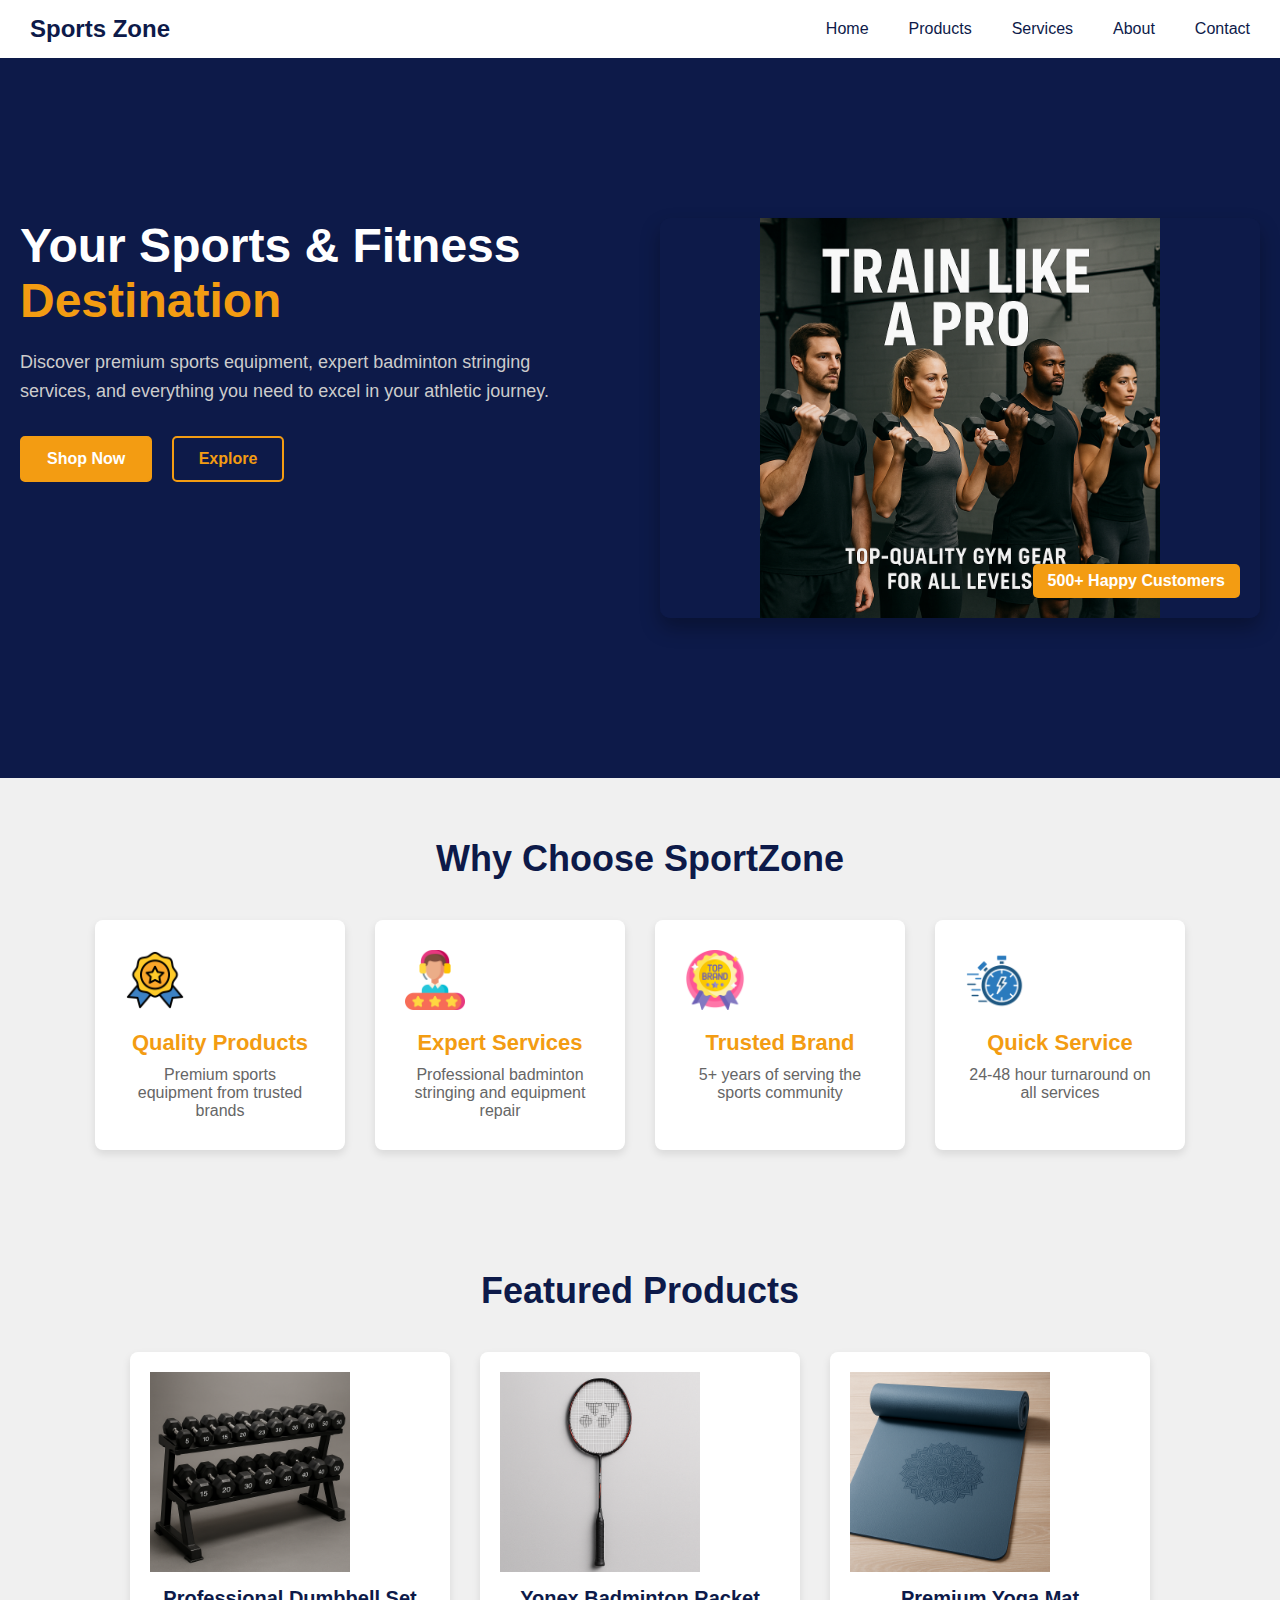
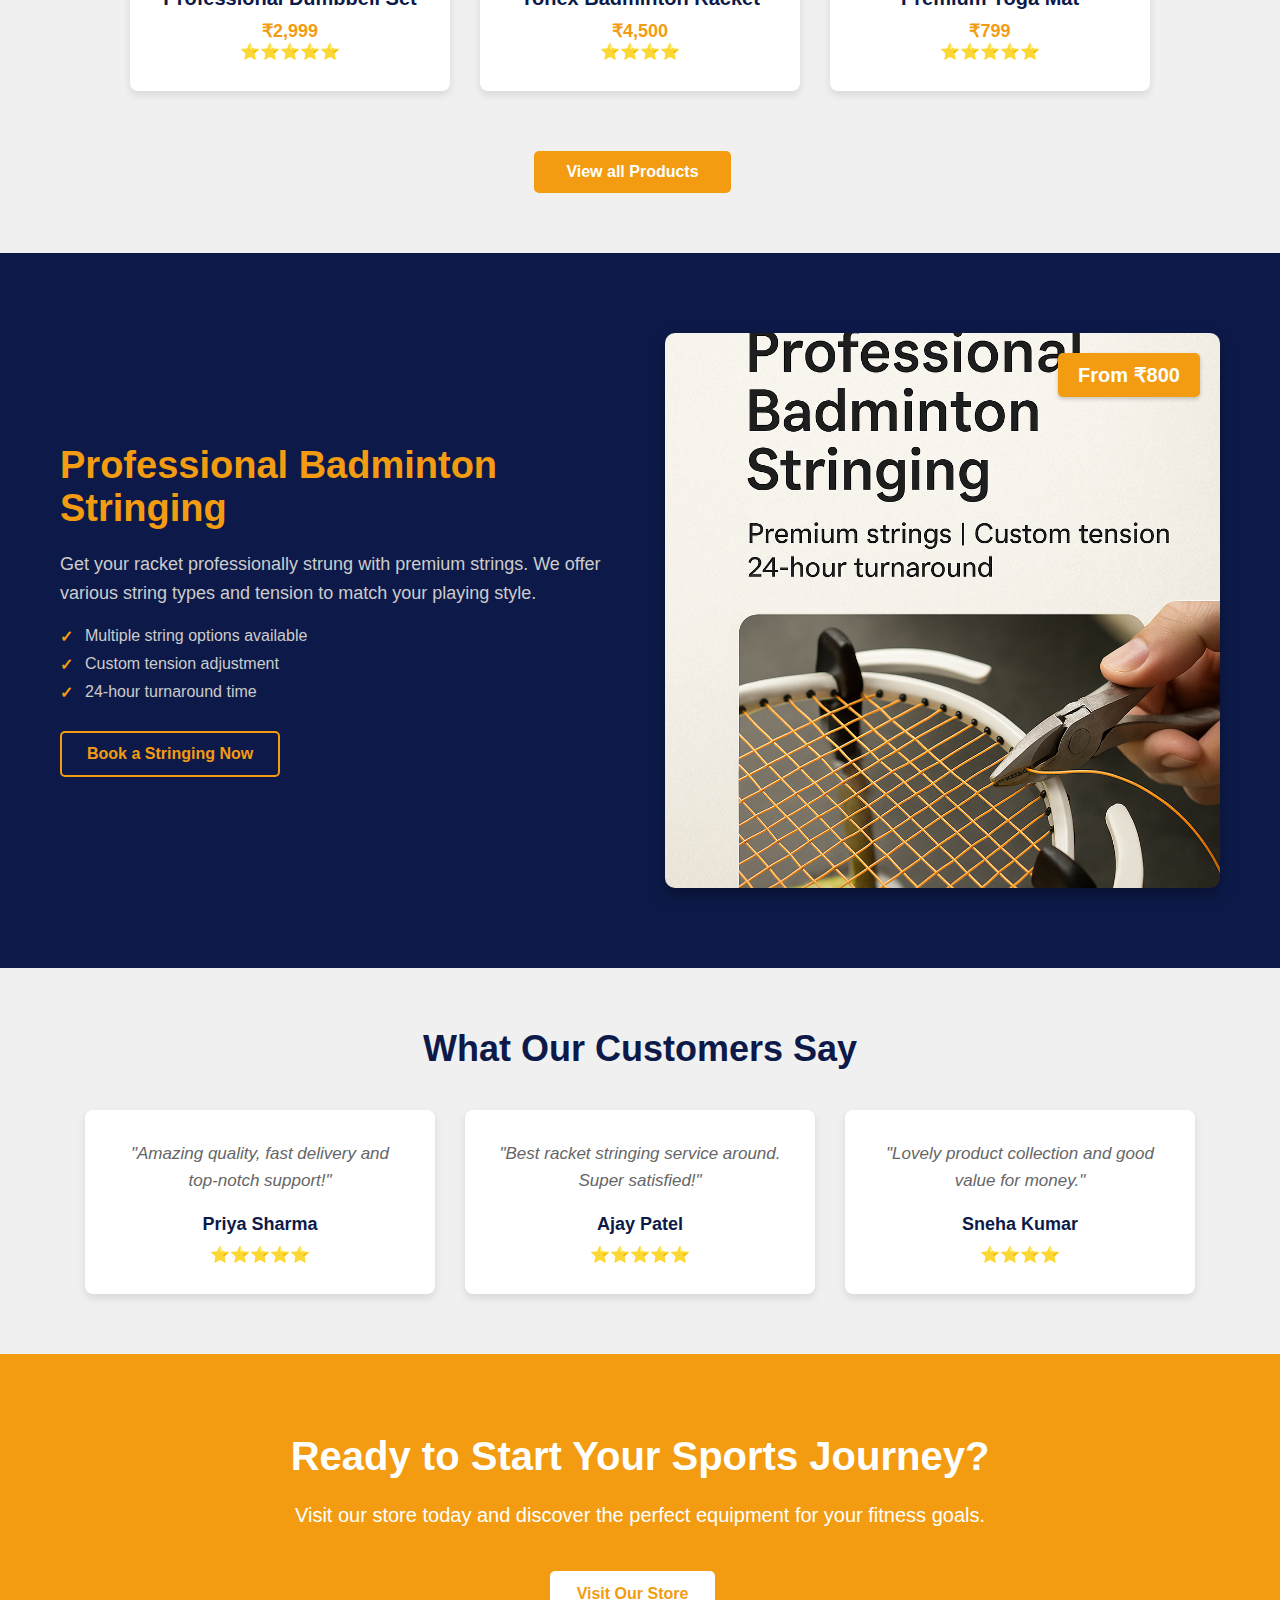
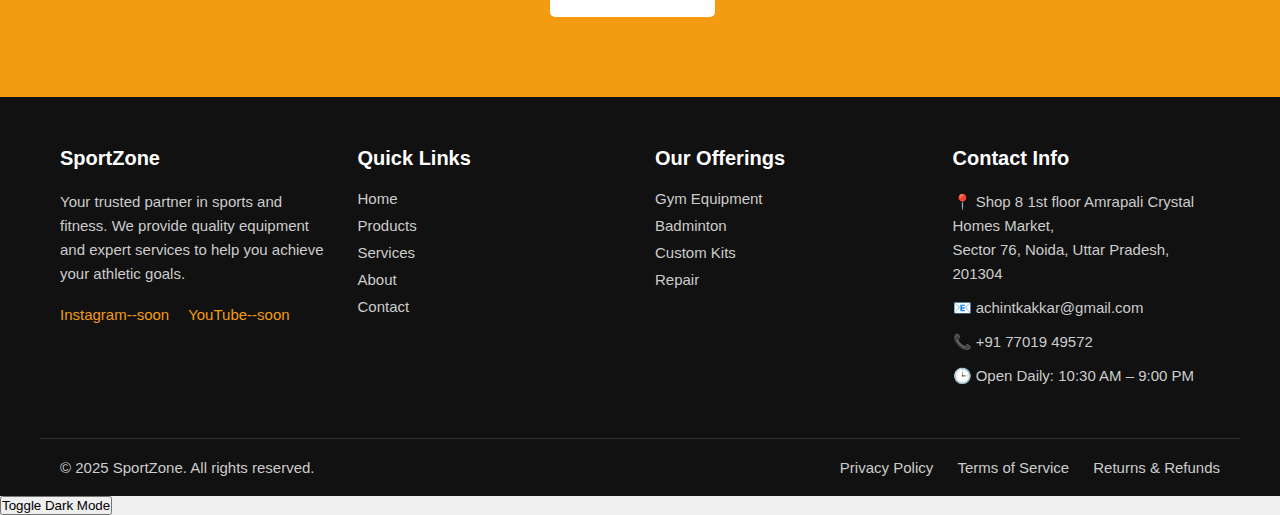
<file: index.html>
<!DOCTYPE html>
<html lang="en">
<head>
    <meta charset="UTF-8" />
    <meta name="viewport" content="width=device-width, initial-scale=1.0" />
    <title>SportZone</title>
    <style>
        /* General Styles */
        * {
            margin: 0;
            padding: 0;
            box-sizing: border-box;
        }

        body {
            font-family: Arial, sans-serif;
            background-color: #f0f0f0; /* Light gray background for the overall page */
            color: #333; /* Default text color for general sections */
        }

        img {
            max-width: 100%;
            height: auto;
            display: block;
        }

        .container {
            max-width: 1200px;
            margin: 0 auto;
            padding: 0 20px;
        }

        /* Header Styles */
        header {
            display: flex;
            justify-content: space-between;
            align-items: center;
            padding: 15px 30px; /* Consider using padding-left/right on .container within header for consistency */
            background-color: #ffffff; /* Changed to white */
            color: #0d1a49; /* Changed to dark blue for text on white background */
            box-shadow: 0 2px 5px rgba(0,0,0,0.1); /* Optional: subtle shadow for separation */
        }

        .logo {
            font-size: 24px;
            font-weight: bold;
        }

        nav ul {
            list-style: none; /* Removes bullet points */
            display: flex; /* Makes the navigation list items horizontal */
            gap: 40px; /* INCREASED SPACE HERE: Changed from 20px to 40px */
        }

        nav ul li a {
            text-decoration: none;
            color: #0d1a49; /* Changed to dark blue for links on white background */
            font-weight: 500;
            transition: color 0.3s ease;
        }

        nav ul li a:hover {
            color: #f39c12;
        }

        /* Hero Section Styles */
        .hero {
            background-color: #0d1a49; /* Dark blue background for hero section */
            padding: 60px 0;
            min-height: 80vh; /* Adjusted for better visual */
            display: flex;
            align-items: center;
        }

        .hero-content {
            display: flex;
            flex-direction: row; /* Default to row for larger screens */
            justify-content: center;
            align-items: flex-start; /* Align items to the start (top) */
            max-width: 1400px; 
            margin: 0 auto;
            padding: 0 20px;
            gap: 40px; /* Space between text and images */
        }

        .hero-text {
            flex: 1; /* Takes available space */
            min-width: 300px; /* Ensure text doesn't get too narrow */
            text-align: left;
            padding-right: 20px; /* Add some padding to the right of the text */
        }

        .hero-text h1 {
            font-size: 48px;
            font-weight: bold;
            margin-bottom: 20px;
            color: #fff; /* White text */
        }

        .hero-text h1 span {
            color: #f39c12; /* Orange color for "Destination" */
        }

        .hero-text p {
            font-size: 18px;
            line-height: 1.6;
            margin-bottom: 30px;
            color: #ccc; /* Slightly lighter white for paragraph */
        }

        .btn {
            display: inline-block;
            padding: 12px 25px;
            text-decoration: none;
            border-radius: 5px;
            font-weight: bold;
            transition: background-color 0.3s ease, color 0.3s ease;
            margin-right: 15px; /* Space between buttons */
        }

        .btn-primary {
            background-color: #f39c12; /* Orange background */
            color: #fff;
            border: 2px solid #f39c12;
        }

        .btn-primary:hover {
            background-color: #e08e0b;
            border-color: #e08e0b;
        }

        .btn-secondary {
            background-color: transparent;
            color: #f39c12; /* Orange text */
            border: 2px solid #f39c12;
        }

        .btn-secondary:hover {
            background-color: #f39c12;
            color: #fff;
        }

        /* Slideshow Styles - Adjusted for better visual fit */
        .hero-image-wrapper {
            width: 600px; /* Adjusted max width for the image container */
            height: 400px; /* Adjusted height for a more horizontal image */
            max-width: 90vw; /* Responsive width */
            max-height: 60vw; /* Responsive height, maintains aspect ratio somewhat */
            position: relative;
            overflow: hidden; 
            border-radius: 10px; 
            flex-shrink: 0; 
            box-shadow: 0 10px 20px rgba(0, 0, 0, 0.3); /* Added shadow for depth */
        }

        .hero-image-wrapper img {
            position: absolute;
            top: 0;
            left: 0;
            width: 100%; 
            height: 100%; 
            object-fit: contain; /* Ensure entire image is visible */
            opacity: 0; 
            transition: opacity 1s ease-in-out; 
            background-color: #0d1a49; /* Background for when image doesn't fill entirely */
        }

        .hero-image-wrapper img.active {
            opacity: 1; 
        }

        .customer-count-badge {
            position: absolute;
            bottom: 20px;
            right: 20px;
            background-color: #f39c12;
            color: #fff;
            padding: 8px 15px;
            border-radius: 5px;
            font-weight: bold;
            font-size: 16px;
            z-index: 10;
        }

        /* Keyframes for slideshow animation (using JavaScript for control is recommended) */
        /* If using CSS animation, ensure paths are correct and images are responsive */
        @keyframes slideshow {
            0% { opacity: 1; }
            20% { opacity: 1; } 
            25% { opacity: 0; } 
            45% { opacity: 0; } 
            50% { opacity: 1; } 
            70% { opacity: 1; }
            75% { opacity: 0; }
            95% { opacity: 0; }
            100% { opacity: 1; } 
        }

        .hero-image-wrapper img:nth-child(1) {
            animation: slideshow 20s infinite 0s; 
        }
        .hero-image-wrapper img:nth-child(2) {
            animation: slideshow 20s infinite 5s; 
        }
        .hero-image-wrapper img:nth-child(3) {
            animation: slideshow 20s infinite 10s; 
        }
        .hero-image-wrapper img:nth-child(4) {
            animation: slideshow 20s infinite 15s; 
        }


        /* Why Choose Section */
        .why-choose { 
            background-color: #f0f0f0; /* Light background for this section */
            color: #333; /* Dark text */
            padding: 60px 0;
        }
        .why-choose h2 {
            text-align: center; 
            margin-bottom: 40px; 
            font-size: 36px;
            color: #0d1a49; /* Dark blue heading */
        }
        .choose-grid {
            display: flex;
            justify-content: center;
            flex-wrap: wrap;
            gap: 30px;
            margin-top: 40px;
        }
        .choose-card {
            background-color: #fff; /* White background for cards */
            padding: 30px;
            border-radius: 8px;
            text-align: center;
            flex: 1 1 200px; 
            max-width: 250px;
            box-shadow: 0 4px 8px rgba(0, 0, 0, 0.1); /* Lighter shadow */
            transition: transform 0.3s ease;
        }
        .choose-card:hover {
            transform: translateY(-5px);
        }
        .choose-icon {
            width: 60px;
            height: 60px;
            margin-bottom: 20px;
        }
        .choose-card h3 {
            font-size: 22px;
            margin-bottom: 10px;
            color: #f39c12;
        }
        .choose-card p {
            font-size: 16px;
            color: #666; /* Darker text for readability */
        }


        /* Featured Products */
        .featured-products {
            background-color: #f0f0f0; /* Light background */
            text-align: center;
            color: #333;
            padding: 60px 0;
        }
        .featured-products h2 {
            font-size: 36px;
            margin-bottom: 40px;
            color: #0d1a49; /* Dark blue heading */
        }
        .product-grid {
            display: flex;
            justify-content: center;
            flex-wrap: wrap;
            gap: 30px;
            margin-bottom: 40px;
        }
        .product-card {
            background-color: #fff; /* White background for cards */
            padding: 20px;
            border-radius: 8px;
            text-align: center;
            flex: 1 1 280px;
            max-width: 320px;
            box-shadow: 0 4px 8px rgba(0, 0, 0, 0.1);
            transition: transform 0.3s ease;
        }
        .product-card:hover {
            transform: translateY(-5px);
        }
        .product-card img {
            max-width: 100%;
            height: 200px;
            object-fit: contain; 
            margin-bottom: 15px;
        }
        .product-card h3 {
            font-size: 20px;
            margin-bottom: 10px;
            color: #0d1a49; /* Dark blue heading */
        }
        .product-card p {
            font-size: 18px;
            font-weight: bold;
            color: #f39c12; /* Orange for price */
        }
        .product-card .stars {
            color: #f39c12; /* Orange for stars */
            margin-bottom: 10px;
        }
        .view-all {
            margin-top: 20px;
            background-color: #f39c12;
            color: #fff;
            border: 2px solid #f39c12;
            padding: 10px 30px;
            border-radius: 5px;
            text-decoration: none;
            transition: background-color 0.3s ease;
        }
        .view-all:hover {
            background-color: #e08e0b;
        }

        /* Badminton Stringing Service */
        .stringing-service {
            background-color: #0d1a49; /* Dark blue background */
            color: #fff;
            padding: 80px 0;
        }
        .stringing-content {
            display: flex;
            flex-direction: row;
            align-items: center;
            gap: 50px;
            flex-wrap: wrap;
        }
        .stringing-content .text {
            flex: 1;
            min-width: 300px;
        }
        .stringing-content .text h2 {
            font-size: 38px;
            margin-bottom: 20px;
            color: #f39c12;
        }
        .stringing-content .text p {
            font-size: 18px;
            line-height: 1.6;
            margin-bottom: 20px;
            color: #ccc;
        }
        .stringing-content .text ul {
            list-style: none;
            margin-bottom: 30px;
        }
        .stringing-content .text ul li {
            font-size: 16px;
            margin-bottom: 10px;
            position: relative;
            padding-left: 25px;
            color: #ccc;
        }
        .stringing-content .text ul li::before {
            content: '✓';
            color: #f39c12;
            position: absolute;
            left: 0;
            font-weight: bold;
        }
        .stringing-content .image {
            flex: 1;
            min-width: 300px;
            position: relative;
            text-align: center;
        }
        .stringing-content .image img {
            max-width: 100%;
            height: auto;
            border-radius: 10px;
            box-shadow: 0 8px 16px rgba(0, 0, 0, 0.3);
        }
        .price-badge {
            position: absolute;
            top: 20px;
            right: 20px;
            background-color: #f39c12;
            color: #fff;
            padding: 10px 20px;
            border-radius: 5px;
            font-weight: bold;
            font-size: 20px;
            box-shadow: 0 2px 4px rgba(0, 0, 0, 0.2);
        }
        @media (max-width: 768px) {
            .stringing-content {
                flex-direction: column;
                text-align: center;
            }
            .price-badge {
                position: static;
                margin-top: 20px;
                display: inline-block;
            }
            .stringing-content .text ul {
                text-align: left; /* Keep list items left-aligned */
                margin-left: auto;
                margin-right: auto;
                max-width: 300px; /* Adjust as needed */
            }
        }

        /* Testimonials */
        .testimonials {
            background-color: #f0f0f0; /* Light background */
            color: #333;
            text-align: center;
            padding: 60px 0;
        }
        .testimonials h2 {
            font-size: 36px;
            margin-bottom: 40px;
            color: #0d1a49; /* Dark blue heading */
        }
        .testimonial-grid {
            display: flex;
            justify-content: center;
            flex-wrap: wrap;
            gap: 30px;
        }
        .testimonial {
            background-color: #fff; /* White background for cards */
            padding: 30px;
            border-radius: 8px;
            flex: 1 1 280px;
            max-width: 350px;
            box-shadow: 0 4px 8px rgba(0, 0, 0, 0.1);
            text-align: center;
        }
        .testimonial p {
            font-style: italic;
            margin-bottom: 20px;
            font-size: 17px;
            line-height: 1.6;
            color: #666; /* Darker text */
        }
        .testimonial strong {
            display: block;
            font-size: 18px;
            color: #0d1a49; /* Dark blue for name */
        }
        .testimonial .stars {
            color: #f39c12; /* Orange for stars */
            margin-top: 10px;
        }

        /* Call to Action (CTA) */
        .cta {
            background-color: #f39c12;
            color: #fff;
            text-align: center;
            padding: 80px 0;
        }
        .cta h2 {
            font-size: 40px;
            margin-bottom: 20px;
        }
        .cta p {
            font-size: 20px;
            margin-bottom: 40px;
            line-height: 1.6;
        }
        .cta .btn-primary {
            background-color: #fff;
            color: #f39c12;
            border: 2px solid #fff;
        }
        .cta .btn-primary:hover {
            background-color: #eee;
            color: #e08e0b;
            border-color: #eee;
        }

        /* Footer */
        .footer {
            background-color: #111; /* Darker footer */
            color: #ccc;
            padding: 50px 0 20px 0;
            font-size: 15px;
        }
        .footer-grid {
            display: flex;
            flex-wrap: wrap;
            justify-content: space-between;
            gap: 30px;
            margin-bottom: 40px;
        }
        .footer-brand, .footer-links, .footer-services, .footer-contact {
            flex: 1 1 220px;
            min-width: 200px;
        }
        .footer-heading {
            font-size: 20px;
            color: #fff;
            margin-bottom: 20px;
        }
        .footer-brand p {
            margin-bottom: 20px;
            line-height: 1.6;
        }
        .footer-brand .social a {
            color: #f39c12;
            text-decoration: none;
            margin-right: 15px;
            transition: color 0.3s ease;
        }
        .footer-brand .social a:hover {
            color: #fff;
        }
        .footer-links a, .footer-services a {
            display: block;
            color: #ccc;
            text-decoration: none;
            margin-bottom: 10px;
            transition: color 0.3s ease;
        }
        .footer-links a:hover, .footer-services a:hover {
            color: #f39c12;
        }
        .footer-contact p {
            margin-bottom: 10px;
            line-height: 1.6;
        }
        .footer-bottom {
            border-top: 1px solid #333;
            padding-top: 20px;
            text-align: center;
            display: flex;
            justify-content: space-between;
            align-items: center;
            flex-wrap: wrap;
        }
        .footer-policy a {
            color: #ccc;
            text-decoration: none;
            margin-left: 20px;
            transition: color 0.3s ease;
        }
        .footer-policy a:hover {
            color: #f39c12;
        }

        /* Responsive Styles */
        @media (max-width: 1024px) { 
            .hero-content {
                flex-direction: column; 
                text-align: center;
                gap: 30px;
            }

            .hero-text {
                padding-right: 0; 
            }

            .hero-text h1 {
                font-size: 38px;
            }

            .hero-image-wrapper {
                width: 90vw; /* Make it more responsive on smaller screens */
                height: 60vw; /* Adjust height proportionally */
                max-width: 600px; /* Max width even on smaller screens */
                max-height: 400px; /* Max height even on smaller screens */
                margin-top: 30px; 
            }
        }

        @media (max-width: 768px) {
            header {
                flex-direction: column;
                align-items: flex-start;
            }

            nav ul {
                flex-direction: column;
                gap: 10px; /* Keep a smaller gap for stacked items on mobile */
                margin-top: 10px;
            }
            .hero-image-wrapper {
                height: 50vw; /* Make it more compact on mobile */
            }
            .stringing-content {
                flex-direction: column;
                text-align: center;
            }
            .price-badge {
                position: static;
                margin-top: 20px;
                display: inline-block;
            }
            .stringing-content .text ul {
                text-align: left; 
                margin-left: auto;
                margin-right: auto;
                max-width: 300px; 
            }
            .footer-grid {
                flex-direction: column;
                align-items: center;
                text-align: center;
            }
            .footer-links, .footer-services, .footer-contact {
                margin-top: 30px;
            }
            .footer-bottom {
                flex-direction: column;
                gap: 15px;
            }
            .footer-policy {
                margin-top: 10px;
            }
            .footer-policy a {
                margin: 0 10px;
            }
        }
    </style>
</head>
<body>
    <header>
        <div class="logo">Sports Zone</div>
        <nav>
            <ul>
                <li><a href="index.html">Home</a></li>
                <li><a href="products.html">Products</a></li>
                <li><a href="services.html">Services</a></li>
                <li><a href="about.html">About</a></li>
                <li><a href="contact.html">Contact</a></li>
            </ul>
        </nav>
    </header>

    <section class="hero">
        <div class="hero-content">
            <div class="hero-text">
                <h1>Your Sports & Fitness <span>Destination</span></h1>
                <p>
                    Discover premium sports equipment, expert badminton stringing services,
                    and everything you need to excel in your athletic journey.
                </p>
                <a href="#" class="btn btn-primary">Shop Now</a>
                <a href="#" class="btn btn-secondary">Explore</a>
            </div>

            <div class="hero-image-wrapper">
                <img src="imageone.png" alt="Train Like A Pro">
                <img src="imagetwoo.png" alt="Smash With Precision">
                <img src="imagethree.png" alt="Custom Printed Sportswear">
                <img src="imagefourr.png" alt="Accessories That Boost Performance">
                <div class="customer-count-badge">500+ Happy Customers</div>
            </div>
        </div>
    </section>

    <section class="why-choose">
        <div class="container">
            <h2>Why Choose SportZone</h2>
            <div class="choose-grid">
                <div class="choose-card">
                    <img src="qualityprod.png" title="High quality products" alt="Quality" class="choose-icon">
                    <h3>Quality Products</h3>
                    <p>Premium sports equipment from trusted brands</p>
                </div>
                <div class="choose-card">
                    <img src="expertservice.png" alt="Expert Services" class="choose-icon">
                    <h3>Expert Services</h3>
                    <p>Professional badminton stringing and equipment repair</p>
                </div>
                <div class="choose-card">
                    <img src="trustedbrand.png" alt="Trusted Brand" class="choose-icon">
                    <h3>Trusted Brand</h3>
                    <p>5+ years of serving the sports community</p>
                </div>
                <div class="choose-card">
                    <img src="rapid.png" alt="Quick Service" class="choose-icon">
                    <h3>Quick Service</h3>
                    <p>24-48 hour turnaround on all services</p>
                </div>
            </div>
        </div>
    </section>

    <section class="featured-products">
        <div class="container">
            <h2>Featured Products</h2>
            <div class="product-grid">
                <div class="product-card">
                    <img src="dumbellset.png" alt="Dumbbell Set">
                    <h3>Professional Dumbbell Set</h3>
                    <p>₹2,999</p>
                    <div class="stars">⭐⭐⭐⭐⭐</div>
                </div>
                <div class="product-card">
                    <img src="yonexrecquet.png" alt="Badminton Racket">
                    <h3>Yonex Badminton Racket</h3>
                    <p>₹4,500</p>
                    <div class="stars">⭐⭐⭐⭐</div>
                </div>
                <div class="product-card">
                    <img src="yogamatt.png" alt="Yoga Mat">
                    <h3>Premium Yoga Mat</h3>
                    <p>₹799</p>
                    <div class="stars">⭐⭐⭐⭐⭐</div>
                </div>
            </div>
            <a href="products.html" class="btn view-all">View all Products</a>
        </div>
    </section>

    <section class="stringing-service">
        <div class="container stringing-content">
            <div class="text">
                <h2>Professional Badminton Stringing</h2>
                <p>Get your racket professionally strung with premium strings. We offer various string types and tension to match your playing style.</p>
                <ul>
                    <li>Multiple string options available</li>
                    <li>Custom tension adjustment</li>
                    <li>24-hour turnaround time</li>
                </ul>
                <a href="#" class="btn btn-secondary">Book a Stringing Now</a>
            </div>
            <div class="image">
                <img src="proffstring.png" alt="Badminton Player">
                <div class="price-badge">From ₹800</div>
            </div>
        </div>
    </section>

    <section class="testimonials">
        <div class="container">
            <h2>What Our Customers Say</h2>
            <div class="testimonial-grid">
                <div class="testimonial">
                    <p>"Amazing quality, fast delivery and top-notch support!"</p>
                    <strong>Priya Sharma</strong>
                    <div class="stars">⭐⭐⭐⭐⭐</div>
                </div>
                <div class="testimonial">
                    <p>"Best racket stringing service around. Super satisfied!"</p>
                    <strong>Ajay Patel</strong>
                    <div class="stars">⭐⭐⭐⭐⭐</div>
                </div>
                <div class="testimonial">
                    <p>"Lovely product collection and good value for money."</p>
                    <strong>Sneha Kumar</strong>
                    <div class="stars">⭐⭐⭐⭐</div>
                </div>
            </div>
        </div>
    </section>

    <section class="cta">
        <div class="container">
            <h2>Ready to Start Your Sports Journey?</h2>
            <p>Visit our store today and discover the perfect equipment for your fitness goals.</p>
            <a href="contact.html" class="btn btn-primary">Visit Our Store</a>
        </div>
    </section>

    <footer class="footer">
        <div class="container footer-grid">
            <div class="footer-brand">
                <h3 class="footer-heading">SportZone</h3>
                <p>Your trusted partner in sports and fitness. We provide quality equipment and expert services to help you achieve your athletic goals.</p>
                <div class="social">
                    <a href="#">Instagram--soon</a>
                    <a href="#">YouTube--soon</a>
                </div>
            </div>
            <div class="footer-links">
                <h4 class="footer-heading">Quick Links</h4>
                <a href="#">Home</a>
                <a href="products.html">Products</a>
                <a href="services.html">Services</a>
                <a href="about.html">About</a>
                <a href="contact.html">Contact</a>
            </div>
            <div class="footer-services">
                <h4 class="footer-heading">Our Offerings</h4>
                <a href="#">Gym Equipment</a>
                <a href="#">Badminton</a>
                <a href="#">Custom Kits</a>
                <a href="#">Repair</a>
            </div>
            <div class="footer-contact">
                <h4 class="footer-heading">Contact Info</h4>
                <p>📍 Shop 8 1st floor Amrapali Crystal Homes Market,<br> Sector 76, Noida, Uttar Pradesh, 201304</p>
                <p>📧 achintkakkar@gmail.com</p>
                <p>📞 +91 77019 49572</p>
                <p>🕒 Open Daily: 10:30 AM – 9:00 PM</p>
            </div>
        </div>
        <div class="container footer-bottom">
            <p>© 2025 SportZone. All rights reserved.</p>
            <div class="footer-policy">
                <a href="#">Privacy Policy</a>
                <a href="#">Terms of Service</a>
                <a href="#">Returns & Refunds</a>
            </div>
        </div>
    </footer>

    <script>
        function toggleMenu() {
            const nav = document.getElementById("navLinks");
            nav.classList.toggle("show");
        }

        // JavaScript for slideshow (recommended over pure CSS animation for better control)
        let slideIndex = 0;
        showSlides();

        function showSlides() {
            let i;
            let slides = document.querySelectorAll(".hero-image-wrapper img");
            for (i = 0; i < slides.length; i++) {
                slides[i].classList.remove("active"); 
            }
            slideIndex++;
            if (slideIndex > slides.length) { slideIndex = 1 }
            slides[slideIndex - 1].classList.add("active"); 
            setTimeout(showSlides, 5000); // Change image every 5 seconds
        }
    </script>

    <button class="toggle-dark-mode" onclick="document.body.classList.toggle('dark-mode')">
        Toggle Dark Mode
    </button>

</body>
</html>
</file>
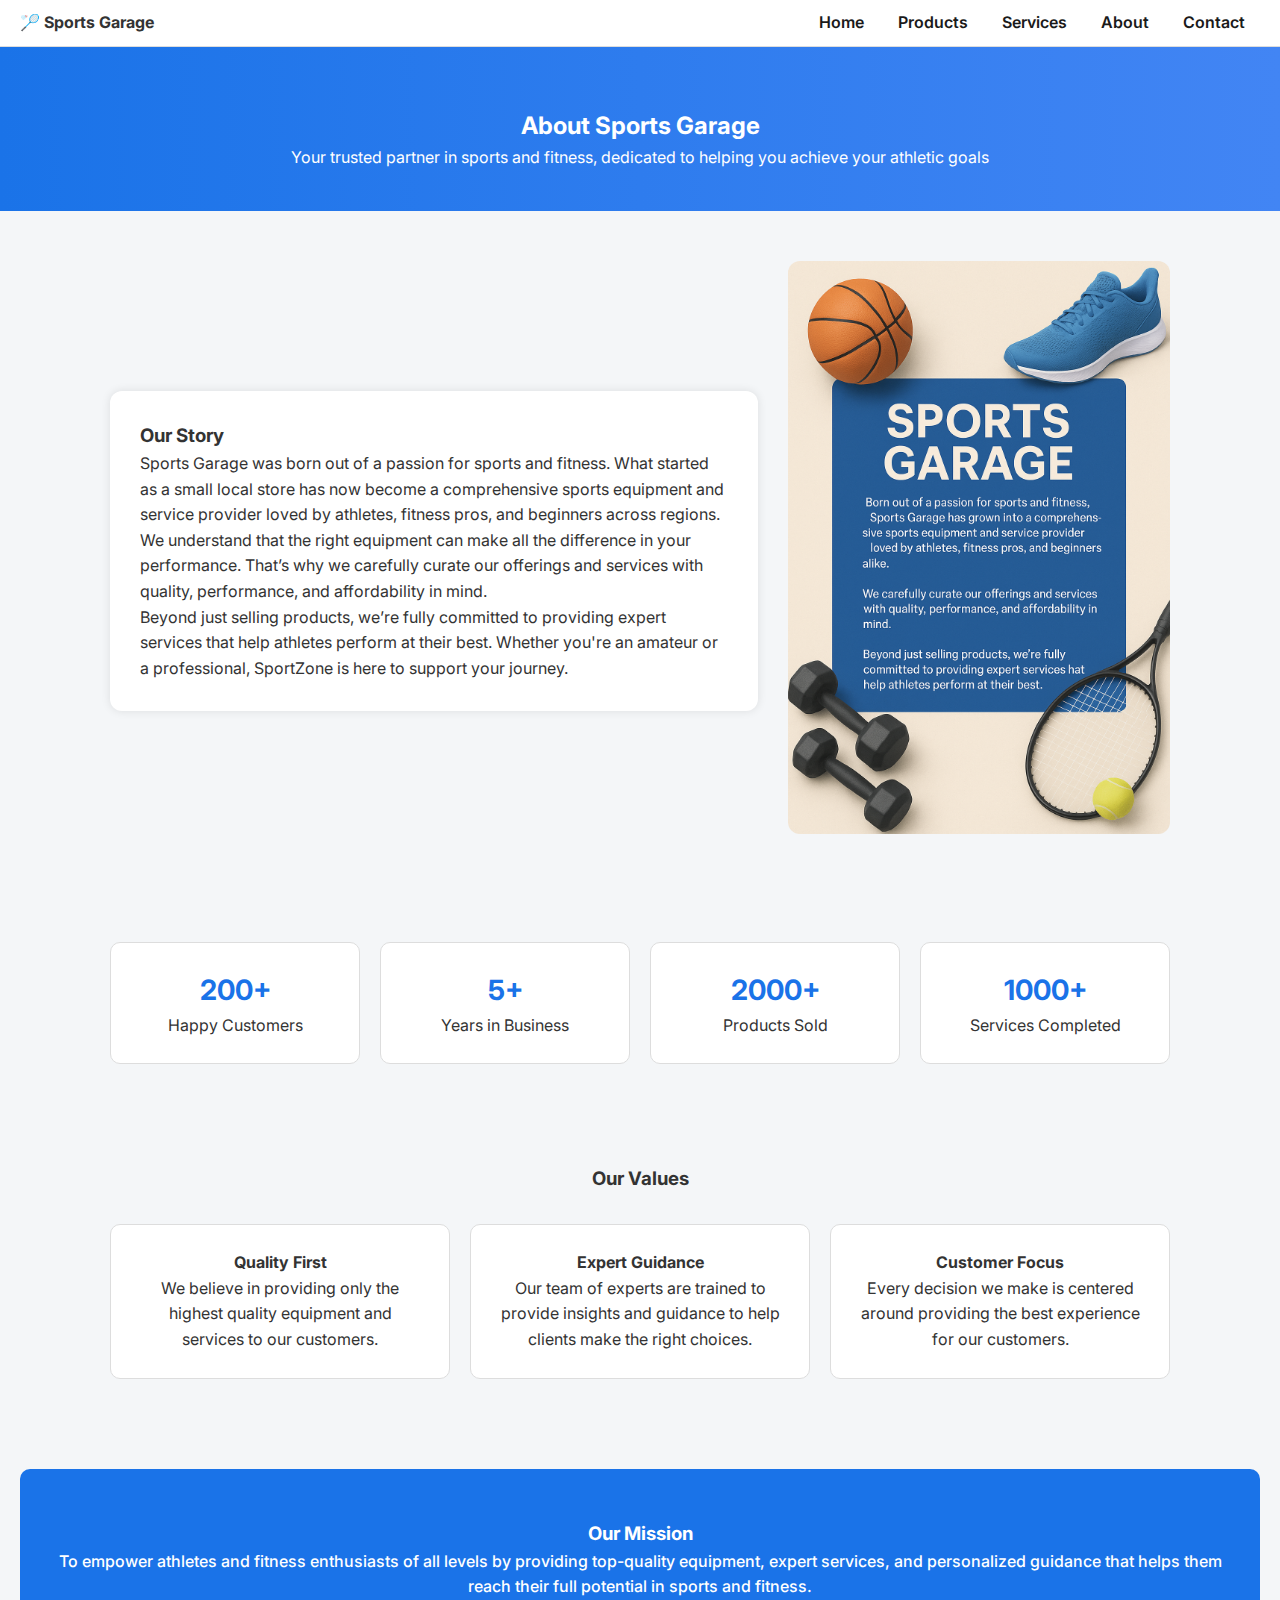
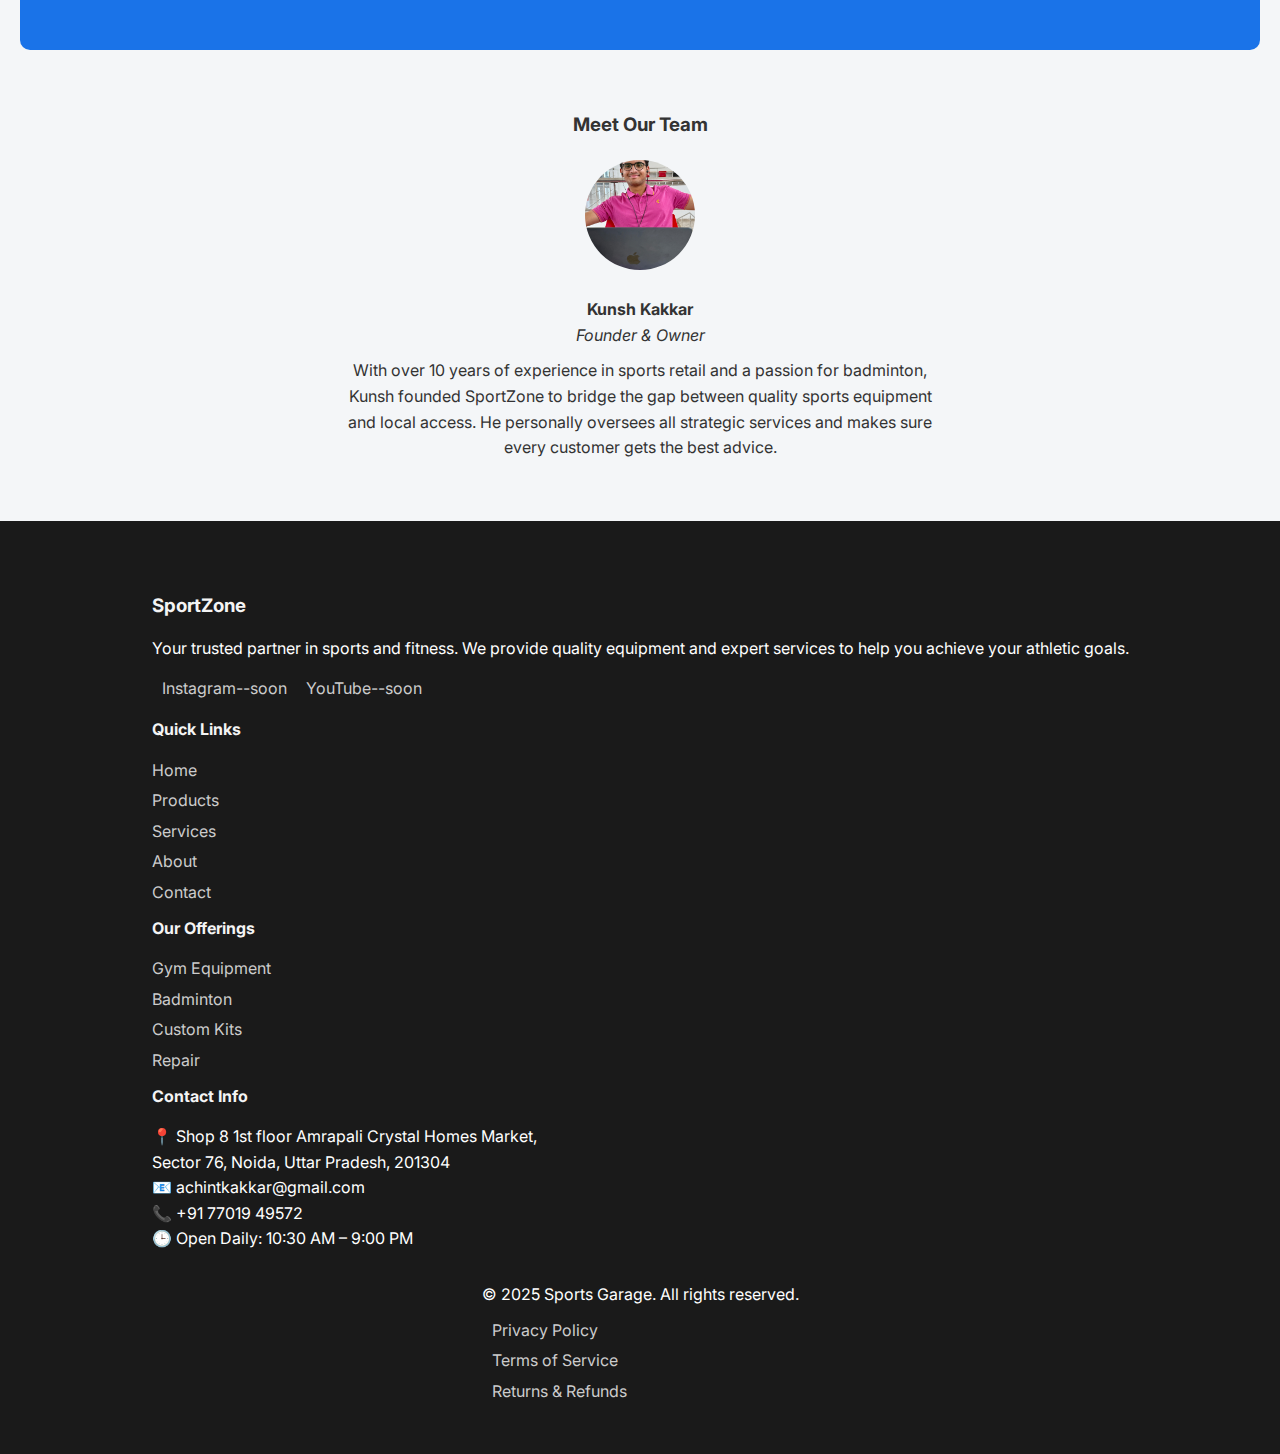
<file: about.html>
<!DOCTYPE html>
<html lang="en">
<head>
  <meta charset="UTF-8" />
  <meta name="viewport" content="width=device-width, initial-scale=1" />
  <title>About Sports Garage</title>
  <link href="https://fonts.googleapis.com/css2?family=Inter:wght@400;600&display=swap" rel="stylesheet" />
    <style>
    * {
      margin: 0;
      padding: 0;
      box-sizing: border-box;
    }

    body {
      font-family: 'Inter', sans-serif;
      background: #f4f6f8;
      color: #333;
      line-height: 1.6;
      overflow-x: hidden;
    }

    header {
      background: #ffffff;
      border-bottom: 1px solid #ddd;
      padding: 10px 20px;
      display: flex;
      justify-content: space-between;
      align-items: center;
      position: sticky;
      top: 0;
      z-index: 10;
    }

    header nav a {
      margin: 0 15px;
      text-decoration: none;
      color: #1a1a1a;
      font-weight: 600;
      transition: color 0.3s;
    }

    header nav a:hover {
      color: #1a73e8;
    }

    .hero {
      background: linear-gradient(to right, #1a73e8, #4285f4);
      color: #fff;
      text-align: center;
      padding: 60px 20px 40px;
      animation: fadeIn 1.5s ease-in;
    }

    .section {
      max-width: 1100px;
      margin: auto;
      padding: 50px 20px;
      animation: slideUp 1.2s ease-in;
    }

    .story {
      display: flex;
      flex-wrap: wrap;
      gap: 30px;
      align-items: center;
    }

    .story-text {
      flex: 1 1 60%;
      background: #ffffff;
      padding: 30px;
      border-radius: 12px;
      box-shadow: 0 0 10px rgba(0, 0, 0, 0.1);
    }

    .story-img {
      flex: 1 1 35%;
    }

    .story-img img {
      width: 100%;
      border-radius: 12px;
    }

    .stats {
      display: flex;
      justify-content: space-around;
      flex-wrap: wrap;
      gap: 20px;
      text-align: center;
    }

    .stat {
      background: #ffffff;
      border: 1px solid #ddd;
      padding: 25px;
      border-radius: 10px;
      flex: 1 1 150px;
      transition: transform 0.3s;
    }

    .stat:hover {
      transform: translateY(-5px);
      box-shadow: 0 6px 20px rgba(0, 0, 0, 0.1);
    }

    .stat strong {
      display: block;
      font-size: 28px;
      color: #1a73e8;
    }

    .values {
      display: flex;
      justify-content: space-between;
      flex-wrap: wrap;
      gap: 20px;
      text-align: center;
    }

    .value {
      background: #ffffff;
      border: 1px solid #ddd;
      padding: 25px;
      border-radius: 10px;
      flex: 1 1 30%;
      transition: all 0.3s ease-in-out;
    }

    .value:hover {
      background: #e8f0fe;
      transform: scale(1.05);
    }

    .mission {
      background: #1a73e8;
      color: #fff;
      text-align: center;
      padding: 50px 20px;
      font-weight: 500;
      border-radius: 10px;
      margin: 40px 20px;
      animation: fadeIn 2s ease-in;
    }

    .team {
      text-align: center;
      margin: 60px 20px;
    }

    .team img {
      width: 110px;
      height: 110px;
      border-radius: 50%;
      object-fit: cover;
      margin: 20px 0;
    }

    footer {
      background: #1a1a1a;
      color: #fff;
      padding: 50px 20px 30px;
      display: flex;
      justify-content: space-around;
      flex-wrap: wrap;
    }

    footer div {
      margin: 10px;
    }

    footer h4, .footer-heading {
      margin-bottom: 15px;
      color: #f4f4f4;
    }

    footer a {
      color: #ccc;
      text-decoration: none;
      display: block;
      margin: 5px 0;
      transition: color 0.3s;
    }

    footer a:hover {
      color: #fff;
    }

    .social a {
      display: inline-block;
      margin-right: 15px;
    }

    .copyright {
      background: #000;
      color: #ccc;
      text-align: center;
      padding: 15px;
      font-size: 13px;
    }

    @keyframes fadeIn {
      from { opacity: 0; transform: translateY(-10px); }
      to { opacity: 1; transform: translateY(0); }
    }

    @keyframes slideUp {
      from { opacity: 0; transform: translateY(40px); }
      to { opacity: 1; transform: translateY(0); }
    }
  </style>
  <style>
  .menu-toggle {
  display: none;
}

@media (max-width: 768px) {
  header {
    flex-direction: column;
    align-items: flex-start;
  }

  .menu-toggle {
    display: block;
    background: none;
    border: none;
    font-size: 24px;
    cursor: pointer;
    margin-left: auto;
    padding: 10px;
  }

  header nav {
    display: none;
    flex-direction: column;
    width: 100%;
  }

  header nav a {
    padding: 10px 0;
    border-top: 1px solid #ddd;
    margin: 0;
    width: 100%;
  }

  header nav.active {
    display: flex;
  }
}
</style>
</head>
<body>

 <header>
  <div><strong>🏸 Sports Garage</strong></div>
  <button class="menu-toggle" onclick="toggleMenu()">☰</button>
  <nav id="mainNav">
    <a href="index.html">Home</a>
    <a href="products.html">Products</a>
    <a href="services.html">Services</a>
    <a href="about.html">About</a>
    <a href="contact.html">Contact</a>
  </nav>
</header>


  <section class="hero">
    <h2>About Sports Garage</h2>
    <p>Your trusted partner in sports and fitness, dedicated to helping you achieve your athletic goals</p>
  </section>

  <section class="section story">
    <div class="story-text">
      <h3>Our Story</h3>
      <p>Sports Garage was born out of a passion for sports and fitness. What started as a small local store has now become a comprehensive sports equipment and service provider loved by athletes, fitness pros, and beginners across regions.</p>
      <p>We understand that the right equipment can make all the difference in your performance. That’s why we carefully curate our offerings and services with quality, performance, and affordability in mind.</p>
      <p>Beyond just selling products, we’re fully committed to providing expert services that help athletes perform at their best. Whether you're an amateur or a professional, SportZone is here to support your journey.</p>
    </div>
    <div class="story-img">
      <img src="about.png" alt="About Image">
    </div>
  </section>

  <section class="section stats">
    <div class="stat">
      <strong>200+</strong>
      Happy Customers
    </div>
    <div class="stat">
      <strong>5+</strong>
      Years in Business
    </div>
    <div class="stat">
      <strong>2000+</strong>
      Products Sold
    </div>
    <div class="stat">
      <strong>1000+</strong>
      Services Completed
    </div>
  </section>

  <section class="section">
    <h3 style="text-align: center; margin-bottom: 30px;">Our Values</h3>
    <div class="values">
      <div class="value">
        <h4>Quality First</h4>
        <p>We believe in providing only the highest quality equipment and services to our customers.</p>
      </div>
      <div class="value">
        <h4>Expert Guidance</h4>
        <p>Our team of experts are trained to provide insights and guidance to help clients make the right choices.</p>
      </div>
      <div class="value">
        <h4>Customer Focus</h4>
        <p>Every decision we make is centered around providing the best experience for our customers.</p>
      </div>
    </div>
  </section>

  <section class="mission">
    <h3>Our Mission</h3>
    <p>
      To empower athletes and fitness enthusiasts of all levels by providing top-quality equipment, expert services, and personalized guidance that helps them reach their full potential in sports and fitness.
    </p>
  </section>

  <section class="team">
    <h3>Meet Our Team</h3>
    <img src="owner.jpg" alt="Kunsh Kakkar">
    <h4>Kunsh Kakkar</h4>
    <p><em>Founder & Owner</em></p>
    <p style="max-width: 600px; margin: 10px auto;">
      With over 10 years of experience in sports retail and a passion for badminton, Kunsh founded SportZone to bridge the gap between quality sports equipment and local access. He personally oversees all strategic services and makes sure every customer gets the best advice.
    </p>
  </section>

 <footer class="footer">
  <div class="container footer-grid">
    <div class="footer-brand">
      <h3 class="footer-heading">SportZone</h3>
      <p>Your trusted partner in sports and fitness. We provide quality equipment and expert services to help you achieve your athletic goals.</p>
      <div class="social">
        <a href="#">Instagram--soon</a>
        <a href="#">YouTube--soon</a>
      </div>
    </div>
    <div class="footer-links">
      <h4 class="footer-heading">Quick Links</h4>
      <a href="#">Home</a>
      <a href="products.html">Products</a>
      <a href="services.html">Services</a>
      <a href="about.html">About</a>
      <a href="contact.html">Contact</a>
    </div>
    <div class="footer-services">
      <h4 class="footer-heading">Our Offerings</h4>
      <a href="#">Gym Equipment</a>
      <a href="#">Badminton</a>
      <a href="#">Custom Kits</a>
      <a href="#">Repair</a>
    </div>
    <div class="footer-contact">
      <h4 class="footer-heading">Contact Info</h4>
      <p>📍 Shop 8 1st floor Amrapali Crystal Homes Market,<br> Sector 76, Noida, Uttar Pradesh, 201304</p>
      <p>📧 achintkakkar@gmail.com</p>
      <p>📞 +91 77019 49572</p>
      <p>🕒 Open Daily: 10:30 AM – 9:00 PM</p>
    </div>
  </div>
  <div class="container footer-bottom">
    <p>© 2025 Sports Garage. All rights reserved.</p>
    <div class="footer-policy">
      <a href="#">Privacy Policy</a>
      <a href="#">Terms of Service</a>
      <a href="#">Returns & Refunds</a>
    </div>
  </div>
</footer>
<script>
  function toggleMenu() {
    document.getElementById('mainNav').classList.toggle('active');
  }
</script>
</body>
</html>
</file>
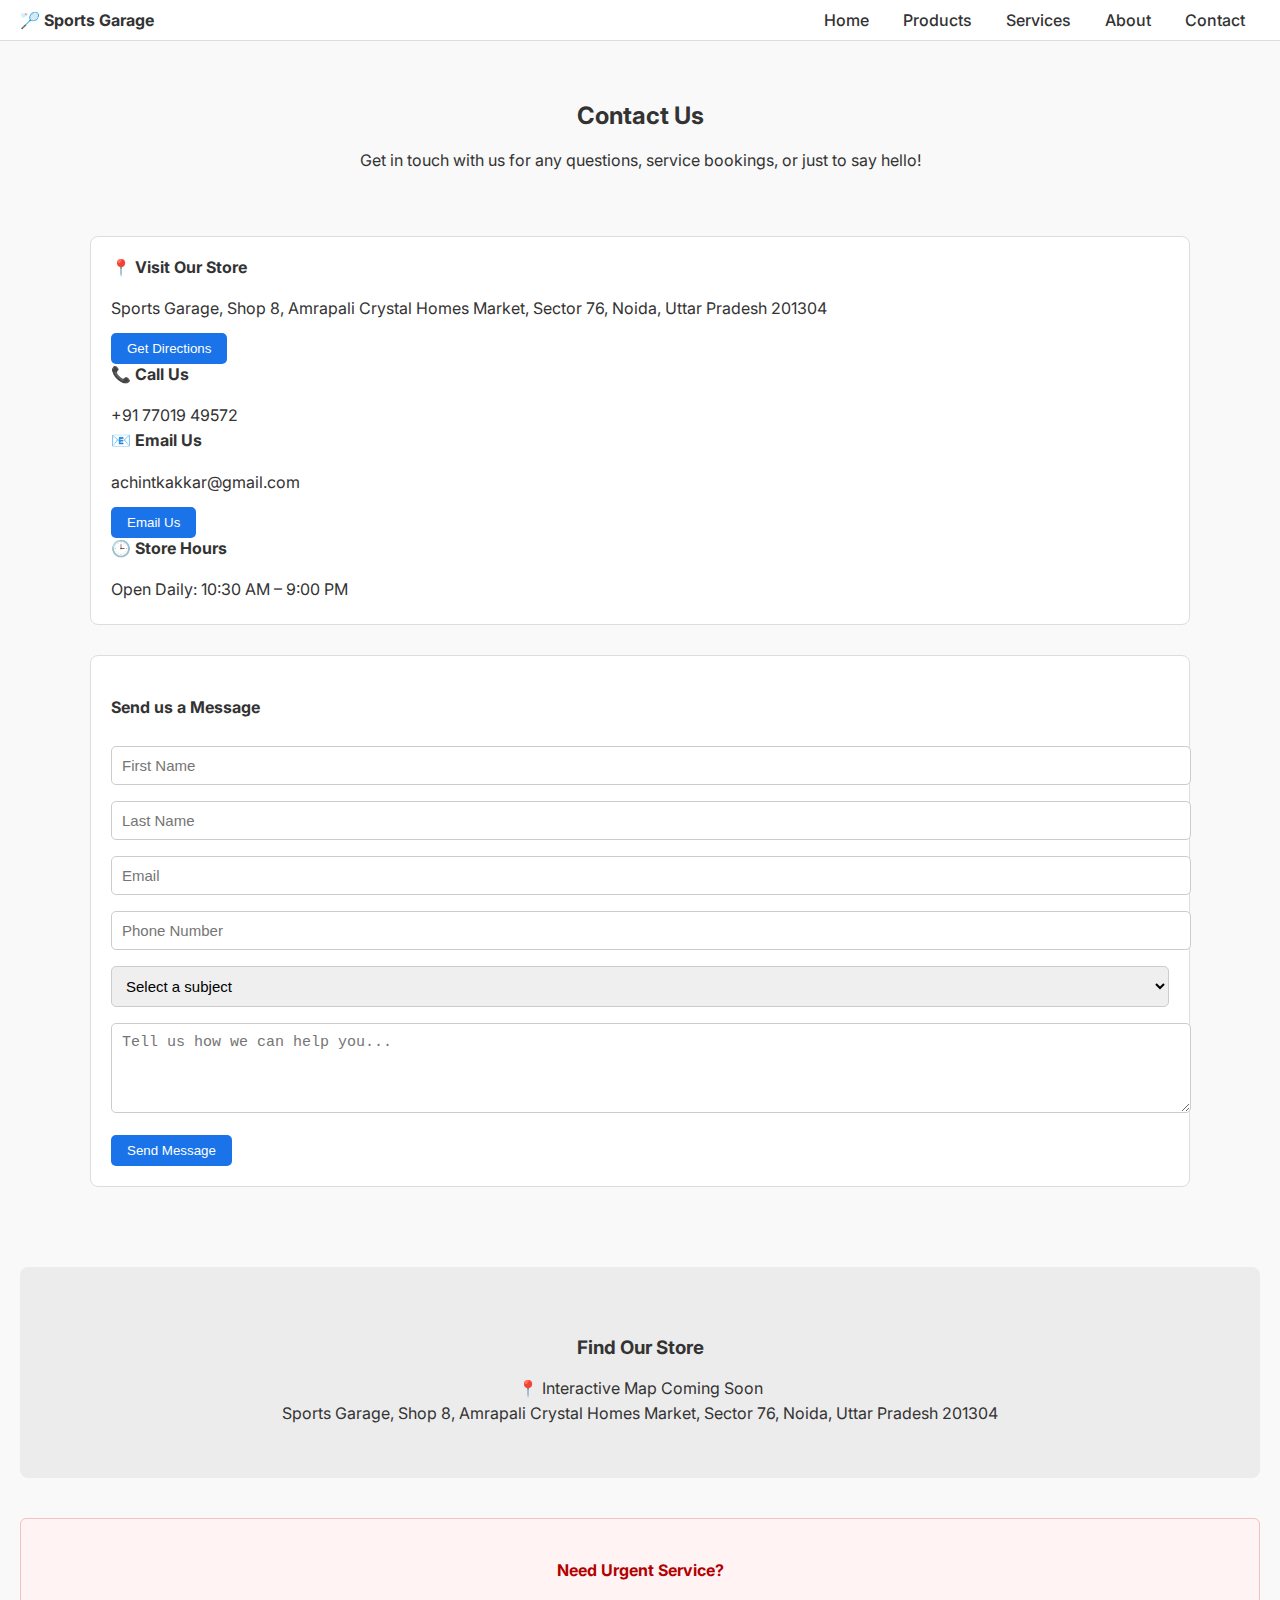
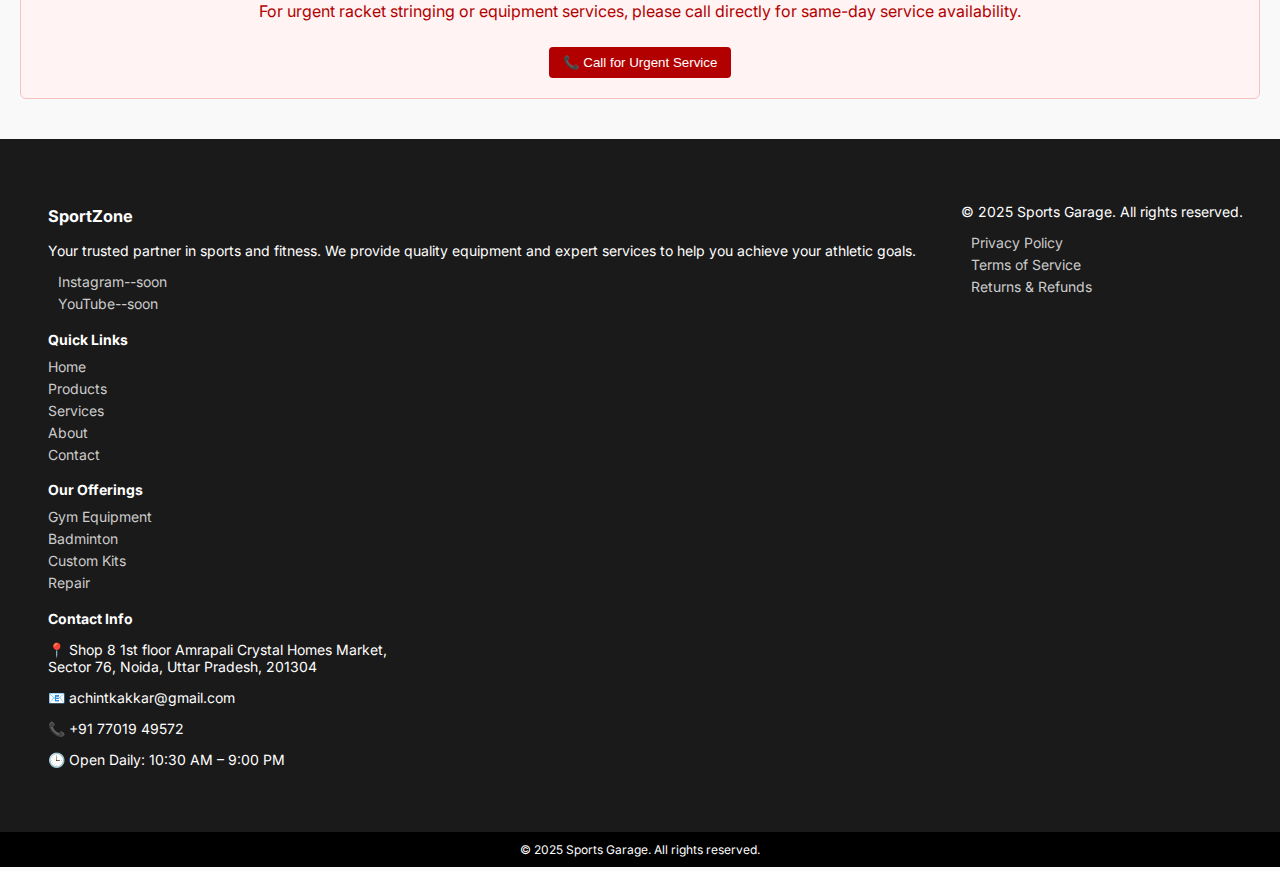
<file: contact.html>
<!DOCTYPE html>
<html lang="en">
<head>
  <meta charset="UTF-8" />
  <meta name="viewport" content="width=device-width, initial-scale=1" />
  <title>Contact Us - Sports Garage</title>
  <link href="https://fonts.googleapis.com/css2?family=Inter:wght@400;600&display=swap" rel="stylesheet" />
  <style>
    body {
      font-family: 'Inter', sans-serif;
      margin: 0;
      background: #f9f9f9;
      color: #333;
    }

    header {
      background: #fff;
      border-bottom: 1px solid #ddd;
      padding: 10px 20px;
      display: flex;
      justify-content: space-between;
      align-items: center;
    }

    header nav a {
      margin: 0 15px;
      text-decoration: none;
      color: #333;
      font-weight: 500;
    }

    .hero {
      text-align: center;
      padding: 40px 20px 10px;
    }

    .section {
      max-width: 1100px;
      margin: auto;
      padding: 40px 20px;
    }

    .contact-container {
      display: flex;
      gap: 30px;
      flex-wrap: wrap;
    }

    .contact-box {
      flex: 1 1 45%;
      background: #fff;
      border: 1px solid #ddd;
      border-radius: 8px;
      padding: 20px;
    }

    .contact-box h4 {
      margin-top: 0;
    }

    .contact-box p {
      margin: 5px 0;
    }

    .contact-box button,
    .form-container button {
      background: #1a73e8;
      color: #fff;
      padding: 8px 16px;
      border: none;
      border-radius: 5px;
      cursor: pointer;
      margin-top: 10px;
    }

    .form-container {
      background: #fff;
      border: 1px solid #ddd;
      border-radius: 8px;
      padding: 20px;
      flex: 1 1 50%;
    }

    .form-container input,
    .form-container textarea,
    .form-container select {
      width: 100%;
      padding: 10px;
      margin: 8px 0;
      border: 1px solid #ccc;
      border-radius: 5px;
      font-size: 15px;
    }

    .social-links {
      display: flex;
      gap: 10px;
      margin-top: 20px;
      justify-content: center;
    }

    .social-links a {
      padding: 8px 12px;
      background: #e1306c;
      color: #fff;
      text-decoration: none;
      border-radius: 5px;
    }

    .social-links a.green {
      background: #25D366;
    }

    .map-section {
      background: #ececec;
      text-align: center;
      padding: 50px 20px;
      border-radius: 8px;
      margin: 40px 20px;
    }

    .map-section p {
      margin: 5px;
    }

    .alert-box {
      background: #fff3f3;
      border: 1px solid #f5c2c2;
      color: #b20000;
      padding: 20px;
      margin: 40px 20px;
      border-radius: 6px;
      text-align: center;
    }

    .alert-box button {
      background: #b20000;
      color: white;
      margin-top: 10px;
      padding: 8px 14px;
      border: none;
      border-radius: 4px;
    }

    footer {
      background: #1a1a1a;
      color: #fff;
      padding: 40px 20px;
      display: flex;
      justify-content: space-around;
      flex-wrap: wrap;
      font-size: 14px;
    }

    footer div {
      margin: 10px;
    }

    footer h4 {
      margin-bottom: 10px;
    }

    footer a {
      color: #ccc;
      text-decoration: none;
      display: block;
      margin: 5px 0;
    }

    .copyright {
      background: #000;
      color: #fff;
      text-align: center;
      padding: 10px;
      font-size: 12px;
    }
  </style>
  <style>
    /* Hamburger menu hidden by default on desktop */
.menu-toggle {
  display: none;
  font-size: 24px;
  background: none;
  border: none;
  cursor: pointer;
}

/* Navigation responsive styles */
@media (max-width: 768px) {
  header {
    flex-wrap: wrap;
    align-items: flex-start;
  }

  .menu-toggle {
    display: block;
    margin-left: auto;
  }

  .nav-links {
    display: none;
    flex-direction: column;
    width: 100%;
    margin-top: 10px;
  }

  .nav-links a {
    padding: 10px 0;
    border-top: 1px solid #eee;
  }

  .nav-links.active {
    display: flex;
  }

  .contact-container {
    flex-direction: column;
  }

  .footer {
    flex-direction: column;
    text-align: center;
  }

  .footer div {
    margin: 20px 0;
  }
}

  </style>
</head>
<body>

  <header>
  <div><strong>🏸 Sports Garage</strong></div>
  <nav id="navbar" class="nav-links">
    <a href="index.html">Home</a>
    <a href="products.html">Products</a>
    <a href="services.html">Services</a>
    <a href="about.html">About</a>
    <a href="contact.html">Contact</a>
  </nav>
  <button class="menu-toggle" onclick="toggleMenu()">☰</button>
</header>


  <section class="hero">
    <h2>Contact Us</h2>
    <p>Get in touch with us for any questions, service bookings, or just to say hello!</p>
  </section>

  <section class="section contact-container">
    <div class="contact-box">
      <h4>📍 Visit Our Store</h4>
      <p>Sports Garage, Shop 8, Amrapali Crystal Homes Market, Sector 76, Noida, Uttar Pradesh 201304</p>
      <a href="https://maps.app.goo.gl/xrj4EefvBhRS8gEr7" target="_blank">
        <button>Get Directions</button>
      </a>

      <h4>📞 Call Us</h4>
      <p>+91 77019 49572</p>

      <h4>📧 Email Us</h4>
      <p>achintkakkar@gmail.com</p>
      <a href="mailto:achintkakkar@gmail.com">
        <button>Email Us</button>
      </a>

      <h4>🕒 Store Hours</h4>
      <p>Open Daily: 10:30 AM – 9:00 PM</p>
    </div>

    <div class="form-container">
      <h4>Send us a Message</h4>
      <form action="https://formspree.io/f/xwpbddbj" method="POST">
        <input type="text" name="First Name" placeholder="First Name" required />
        <input type="text" name="Last Name" placeholder="Last Name" required />
        <input type="email" name="Email" placeholder="Email" required />
        <input type="tel" name="Phone" placeholder="Phone Number" required />

        <select name="Subject" required>
          <option value="">Select a subject</option>
          <option value="Service Booking">Service Booking</option>
          <option value="Product Inquiry">Product Inquiry</option>
          <option value="Feedback">Feedback</option>
        </select>

        <textarea name="Message" rows="4" placeholder="Tell us how we can help you..." required></textarea>

        <button type="submit">Send Message</button>
      </form>
    </div>
  </section>

  <!-- <div class="section social-links">
    <a href="#" class="insta">@sportzone_official</a>
    <a href="#" class="green">📲 +91 98765 43210</a>
  </div> -->

  <section class="map-section">
    <h3>Find Our Store</h3>
    <p>📍 Interactive Map Coming Soon</p>
    <p>Sports Garage, Shop 8, Amrapali Crystal Homes Market, Sector 76, Noida, Uttar Pradesh 201304</p>
  </section>

  <div class="alert-box">
    <h4>Need Urgent Service?</h4>
    <p>For urgent racket stringing or equipment services, please call directly for same-day service availability.</p>
  <button onclick="window.location.href='tel:+917701949572'">📞 Call for Urgent Service</button>

  </div>

 <footer class="footer">
  <div class="container footer-grid">
    <div class="footer-brand">
      <h3 class="footer-heading">SportZone</h3>
      <p>Your trusted partner in sports and fitness. We provide quality equipment and expert services to help you achieve your athletic goals.</p>
      <div class="social">
        <a href="#">Instagram--soon</a>
        <a href="#">YouTube--soon</a>
      </div>
    </div>
    <div class="footer-links">
      <h4 class="footer-heading">Quick Links</h4>
      <a href="#">Home</a>
      <a href="products.html">Products</a>
      <a href="services.html">Services</a>
      <a href="about.html">About</a>
      <a href="contact.html">Contact</a>
    </div>
    <div class="footer-services">
      <h4 class="footer-heading">Our Offerings</h4>
      <a href="#">Gym Equipment</a>
      <a href="#">Badminton</a>
      <a href="#">Custom Kits</a>
      <a href="#">Repair</a>
    </div>
    <div class="footer-contact">
      <h4 class="footer-heading">Contact Info</h4>
      <p>📍 Shop 8 1st floor Amrapali Crystal Homes Market,<br> Sector 76, Noida, Uttar Pradesh, 201304</p>
      <p>📧 achintkakkar@gmail.com</p>
      <p>📞 +91 77019 49572</p>
      <p>🕒 Open Daily: 10:30 AM – 9:00 PM</p>
    </div>
  </div>
  <div class="container footer-bottom">
    <p>© 2025 Sports Garage. All rights reserved.</p>
    <div class="footer-policy">
      <a href="#">Privacy Policy</a>
      <a href="#">Terms of Service</a>
      <a href="#">Returns & Refunds</a>
    </div>
  </div>
</footer>


  <div class="copyright">
    © 2025 Sports Garage. All rights reserved.
  </div>
  <script>
  function toggleMenu() {
    const nav = document.getElementById('navbar');
    nav.classList.toggle('active');
  }
</script>

</body>
</html>
</file>
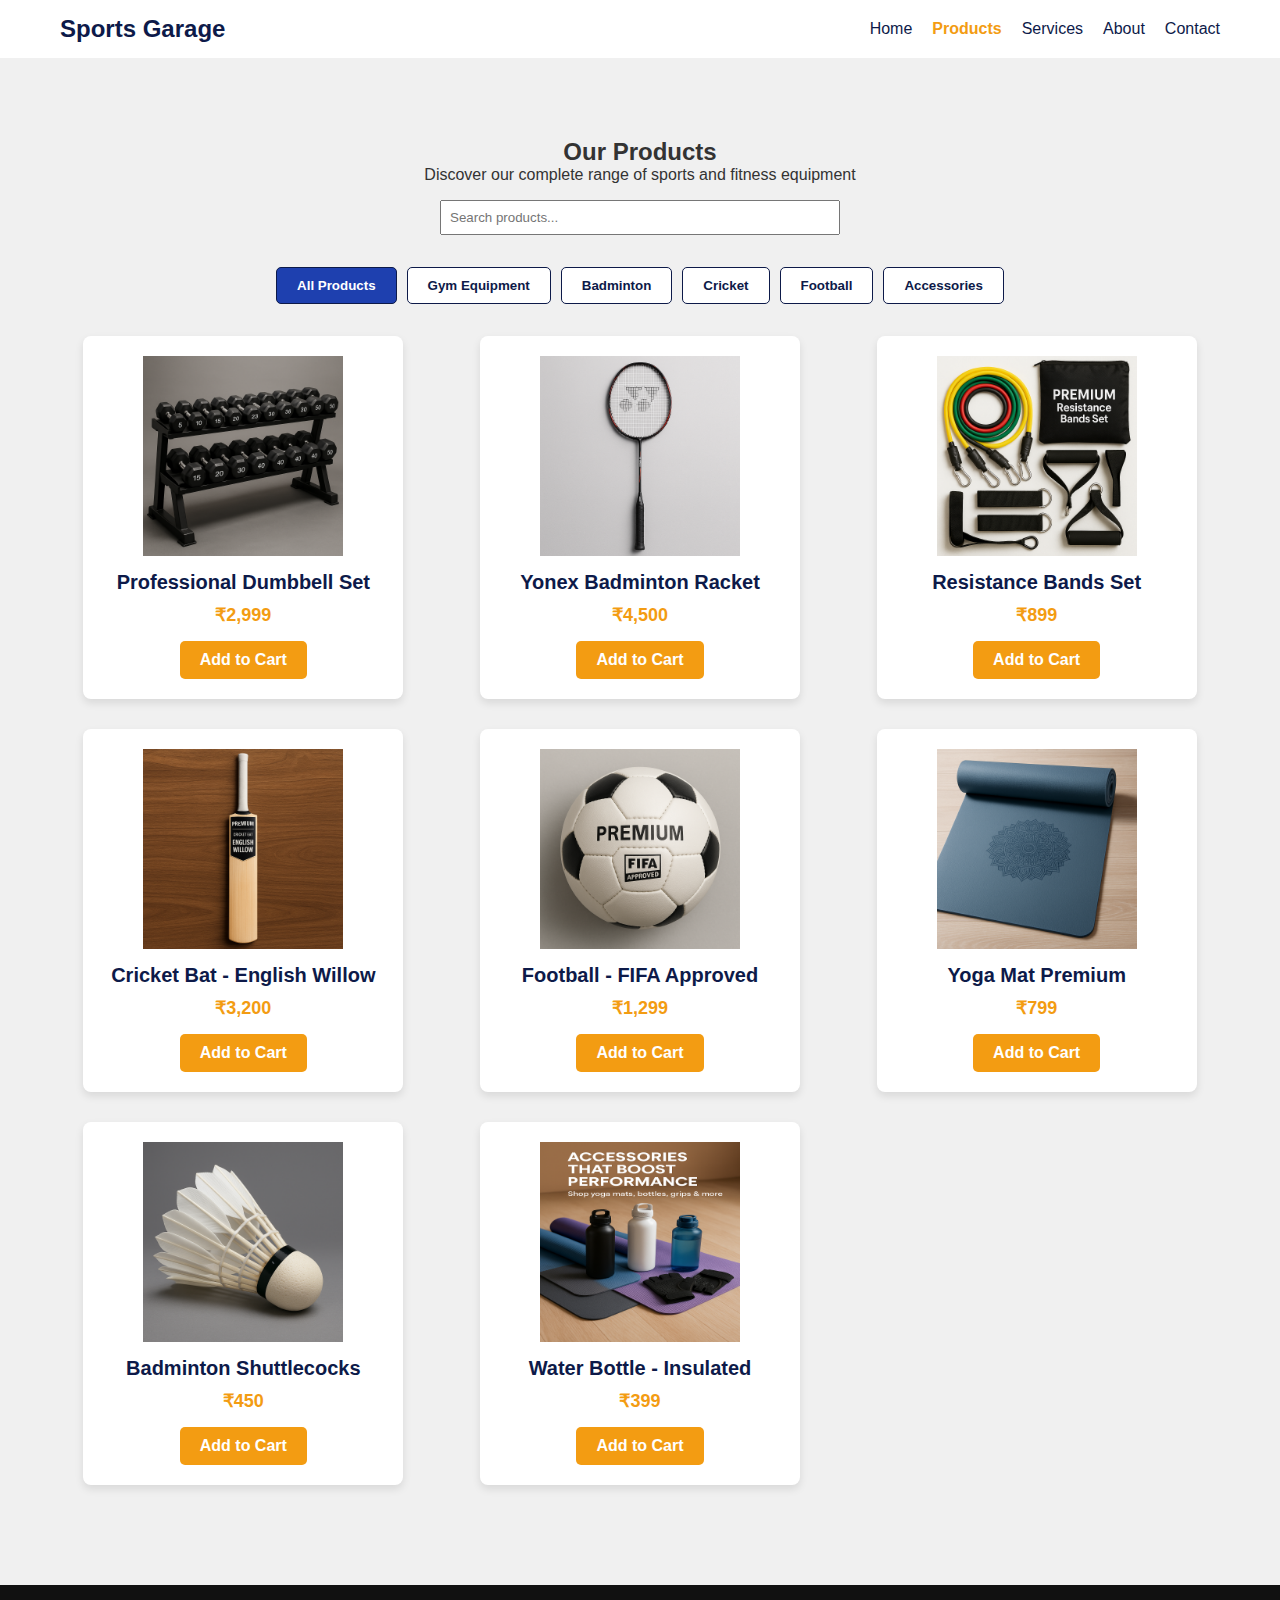
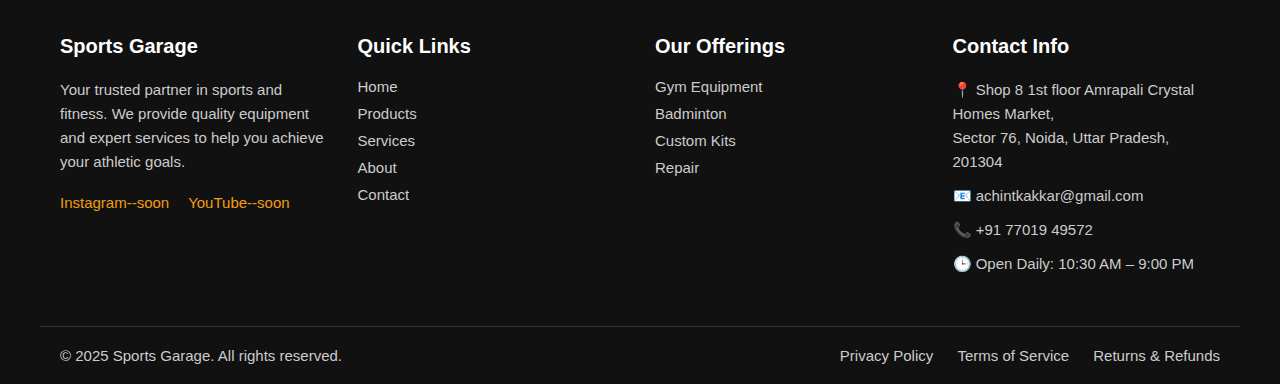
<file: products.html>
<!DOCTYPE html>
<html lang="en">
<head>
    <meta charset="UTF-8">
    <meta name="viewport" content="width=device-width, initial-scale=1.0">
    <title>Our Products | Sports Garage</title>
    <style>
        /* General Styles - Start */
        * {
            margin: 0;
            padding: 0;
            box-sizing: border-box;
        }

        body {
            font-family: Arial, sans-serif;
            background-color: #f0f0f0; /* Light gray background for the overall page */
            color: #333; /* Default text color for general sections */
        }

        img {
            max-width: 100%;
            height: auto;
            display: block;
        }

        .container {
            max-width: 1200px;
            margin: 0 auto;
            padding: 0 20px;
        }
        /* General Styles - End */

        /* HEADER STYLES - THIS IS THE CRUCIAL PART FOR YOUR ISSUE */
        header {
            padding: 15px 0; /* Adjusted padding to allow container to manage horizontal padding */
            background-color: #ffffff; /* WHITE BACKGROUND for the header */
            box-shadow: 0 2px 5px rgba(0,0,0,0.1); /* Subtle shadow for depth */
            /* Ensure it's in normal document flow, no position:absolute/fixed unless intended */
        }

        /* Apply flexbox to the .container INSIDE the header */
        header .container {
            display: flex; /* Make the container a flex container */
            justify-content: space-between; /* Pushes logo to left, nav to right */
            align-items: center; /* Vertically centers logo and nav */
            /* The max-width and margin:0 auto for .container already apply */
        }

        .logo {
            font-size: 24px;
            font-weight: bold;
            color: #0d1a49; /* Dark blue color for logo text */
        }

        nav ul {
            list-style: none; /* Removes bullet points */
            display: flex; /* Makes the navigation list items horizontal */
            gap: 20px; /* Adds space between navigation links */
        }

        nav ul li a {
            text-decoration: none; /* Removes underlines from links */
            color: #0d1a49; /* Dark blue color for navigation links */
            font-weight: 500;
            transition: color 0.3s ease; /* Smooth transition for hover effect */
        }

        nav ul li a:hover {
            color: #f39c12; /* Orange color on hover */
        }

        /* Styles for the "active" navigation link on THIS PAGE */
        header .nav-links a.active {
            color: #f39c12; /* Orange color for the active link */
            font-weight: bold; /* Make active link bold */
            text-decoration: none; /* No underline, just color change for active */
        }

        /* Adjust padding for the first section below the header to prevent overlap */
        .featured-products {
            padding-top: 80px; /* Adjust this value as needed to clear the header height */
            /* Existing styles for .featured-products */
            background-color: #f0f0f0;
            text-align: center;
            color: #333;
            padding-bottom: 60px; /* Keep original bottom padding */
        }

        /* Styles for filter buttons and product grid */
        .btn-secondary.active {
            background-color: #1e40af; /* Tailwind blue-700 for active filter button */
            color: white;
        }
        #filter-buttons {
            margin: 2rem 0;
            display: flex; /* Make filter buttons horizontal */
            flex-wrap: wrap; /* Allow wrapping on smaller screens */
            justify-content: center; /* Center buttons */
            gap: 10px; /* Space between buttons */
        }
        .btn {
            display: inline-block;
            padding: 10px 20px;
            text-decoration: none;
            border-radius: 5px;
            font-weight: bold;
            transition: background-color 0.3s ease, color 0.3s ease;
            cursor: pointer;
            border: 1px solid #ccc; /* Default border for buttons */
        }
        .btn-secondary {
            background-color: #fff;
            color: #0d1a49;
            border-color: #0d1a49;
        }
        .btn-secondary:hover {
            background-color: #0d1a49;
            color: #fff;
        }
        .product-grid {
            display: grid; /* Use grid for product cards */
            grid-template-columns: repeat(auto-fit, minmax(280px, 1fr)); /* Responsive columns */
            gap: 30px;
            margin-bottom: 40px;
            justify-items: center; /* Center items within their grid cells */
        }
        .product-card {
            background-color: #fff;
            padding: 20px;
            border-radius: 8px;
            text-align: center;
            box-shadow: 0 4px 8px rgba(0, 0, 0, 0.1);
            transition: transform 0.3s ease;
            width: 100%; /* Ensure card takes full width of its grid column */
            max-width: 320px; /* Keep a max-width for aesthetic */
        }
        .product-card:hover {
            transform: translateY(-5px);
        }
        .product-card img {
            max-width: 100%;
            height: 200px; /* Fixed height for consistency */
            object-fit: contain; /* Ensures image is fully visible */
            margin: 0 auto 15px auto; /* Center image and add bottom margin */
        }
        .product-card h3 {
            font-size: 20px;
            margin-bottom: 10px;
            color: #0d1a49;
        }
        .product-card p {
            font-size: 18px;
            font-weight: bold;
            color: #f39c12;
            margin-bottom: 15px;
        }
        .product-card .btn-primary {
            background-color: #f39c12;
            color: #fff;
            border: none;
            padding: 10px 20px;
            text-decoration: none;
        }
        .product-card .btn-primary:hover {
            background-color: #e08e0b;
        }

        /* Footer Styles (assuming same as homepage) */
        .footer {
            background-color: #111; /* Darker footer */
            color: #ccc;
            padding: 50px 0 20px 0;
            font-size: 15px;
        }
        .footer-grid {
            display: flex;
            flex-wrap: wrap;
            justify-content: space-between;
            gap: 30px;
            margin-bottom: 40px;
        }
        .footer-brand, .footer-links, .footer-services, .footer-contact {
            flex: 1 1 220px;
            min-width: 200px;
        }
        .footer-heading {
            font-size: 20px;
            color: #fff;
            margin-bottom: 20px;
        }
        .footer-brand p {
            margin-bottom: 20px;
            line-height: 1.6;
        }
        .footer-brand .social a {
            color: #f39c12;
            text-decoration: none;
            margin-right: 15px;
            transition: color 0.3s ease;
        }
        .footer-brand .social a:hover {
            color: #fff;
        }
        .footer-links a, .footer-services a {
            display: block;
            color: #ccc;
            text-decoration: none;
            margin-bottom: 10px;
            transition: color 0.3s ease;
        }
        .footer-links a:hover, .footer-services a:hover {
            color: #f39c12;
        }
        .footer-contact p {
            margin-bottom: 10px;
            line-height: 1.6;
        }
        .footer-bottom {
            border-top: 1px solid #333;
            padding-top: 20px;
            text-align: center;
            display: flex;
            justify-content: space-between;
            align-items: center;
            flex-wrap: wrap;
        }
        .footer-policy a {
            color: #ccc;
            text-decoration: none;
            margin-left: 20px;
            transition: color 0.3s ease;
        }
        .footer-policy a:hover {
            color: #f39c12;
        }

        /* Responsive adjustments for header and nav on smaller screens */
        @media (max-width: 768px) {
            header .container {
                flex-direction: column; /* Stack logo and nav vertically */
                align-items: flex-start; /* Align items to the start (left) */
                padding: 0 15px; /* Adjust padding for smaller screens */
            }

            nav ul {
                flex-direction: column; /* Stack nav links vertically */
                gap: 10px;
                margin-top: 10px;
                align-items: flex-start; /* Align links to the left */
            }
            .logo {
                margin-bottom: 10px; /* Space between logo and stacked nav */
            }

            /* Adjustments for the product grid on smaller screens */
            .product-grid {
                grid-template-columns: 1fr; /* Single column on very small screens */
                padding: 0 10px; /* Add some horizontal padding */
            }
        }
    </style>
</head>
<body class="cool-bg-page">

    <header class="header">
        <div class="container"> <div class="logo">Sports Garage</div>
            <nav>
                <ul class="nav-links">
                    <li><a href="index.html">Home</a></li>
                    <li><a href="products.html" class="active">Products</a></li>
                    <li><a href="services.html">Services</a></li>
                    <li><a href="about.html">About</a></li>
                    <li><a href="contact.html">Contact</a></li>
                </ul>
            </nav>
        </div>
    </header>

    <section class="featured-products">
        <div class="container">
            <h2>Our Products</h2>
            <p>Discover our complete range of sports and fitness equipment</p>
            <input type="text" id="productSearch" placeholder="Search products..." style="margin-top: 1rem; padding: 0.5rem; width: 100%; max-width: 400px;">

            <div id="filter-buttons" style="margin: 2rem 0;">
                <button class="btn btn-secondary active" data-filter="all">All Products</button>
                <button class="btn btn-secondary" data-filter="gym">Gym Equipment</button>
                <button class="btn btn-secondary" data-filter="badminton">Badminton</button>
                <button class="btn btn-secondary" data-filter="cricket">Cricket</button>
                <button class="btn btn-secondary" data-filter="football">Football</button>
                <button class="btn btn-secondary" data-filter="accessories">Accessories</button>
            </div>

            <div class="product-grid">
                <div class="product-card" data-category="gym">
                    <img src="dumbellset.png" alt="Dumbbell Set">
                    <h3>Professional Dumbbell Set</h3>
                    <p>₹2,999</p>
                    <a href="#" class="btn btn-primary">Add to Cart</a>
                </div>

                <div class="product-card" data-category="badminton">
                    <img src="yonexrecquet.png" alt="Badminton Racket">
                    <h3>Yonex Badminton Racket</h3>
                    <p>₹4,500</p>
                    <a href="#" class="btn btn-primary">Add to Cart</a>
                </div>

                <div class="product-card" data-category="gym">
                    <img src="resistance band.png" alt="Resistance Band">
                    <h3>Resistance Bands Set</h3>
                    <p>₹899</p>
                    <a href="#" class="btn btn-primary">Add to Cart</a>
                </div>

                <div class="product-card" data-category="cricket">
                    <img src="batt.png" alt="Cricket Bat">
                    <h3>Cricket Bat - English Willow</h3>
                    <p>₹3,200</p>
                    <a href="#" class="btn btn-primary">Add to Cart</a>
                </div>

                <div class="product-card" data-category="football">
                    <img src="football.png" alt="Football">
                    <h3>Football - FIFA Approved</h3>
                    <p>₹1,299</p>
                    <a href="#" class="btn btn-primary">Add to Cart</a>
                </div>

                <div class="product-card" data-category="gym">
                    <img src="yogamatt.png" alt="Yoga Mat">
                    <h3>Yoga Mat Premium</h3>
                    <p>₹799</p>
                    <a href="#" class="btn btn-primary">Add to Cart</a>
                </div>

                <div class="product-card" data-category="badminton">
                    <img src="shuttle.png" alt="Shuttlecocks">
                    <h3>Badminton Shuttlecocks</h3>
                    <p>₹450</p>
                    <a href="#" class="btn btn-primary">Add to Cart</a>
                </div>

                <div class="product-card" data-category="accessories">
                    <img src="imagefourr.png" alt="Water Bottle">
                    <h3>Water Bottle - Insulated</h3>
                    <p>₹399</p>
                    <a href="#" class="btn btn-primary">Add to Cart</a>
                </div>
            </div>
        </div>
    </section>

    <footer class="footer">
        <div class="container footer-grid">
            <div class="footer-brand">
                <h3 class="footer-heading">Sports Garage</h3>
                <p>Your trusted partner in sports and fitness. We provide quality equipment and expert services to help you achieve your athletic goals.</p>
                <div class="social">
                    <a href="#">Instagram--soon</a>
                    <a href="#">YouTube--soon</a>
                </div>
            </div>
            <div class="footer-links">
                <h4 class="footer-heading">Quick Links</h4>
                <a href="#">Home</a>
                <a href="products.html">Products</a>
                <a href="services.html">Services</a>
                <a href="about.html">About</a>
                <a href="contact.html">Contact</a>
            </div>
            <div class="footer-services">
                <h4 class="footer-heading">Our Offerings</h4>
                <a href="#">Gym Equipment</a>
                <a href="#">Badminton</a>
                <a href="#">Custom Kits</a>
                <a href="#">Repair</a>
            </div>
            <div class="footer-contact">
                <h4 class="footer-heading">Contact Info</h4>
                <p>📍 Shop 8 1st floor Amrapali Crystal Homes Market,<br> Sector 76, Noida, Uttar Pradesh, 201304</p>
                <p>📧 achintkakkar@gmail.com</p>
                <p>📞 +91 77019 49572</p>
                <p>🕒 Open Daily: 10:30 AM – 9:00 PM</p>
            </div>
        </div>
        <div class="container footer-bottom">
            <p>© 2025 Sports Garage. All rights reserved.</p>
            <div class="footer-policy">
                <a href="#">Privacy Policy</a>
                <a href="#">Terms of Service</a>
                <a href="#">Returns & Refunds</a>
            </div>
        </div>
    </footer>

    <script>
        const searchInput = document.getElementById('productSearch');
        const productCards = document.querySelectorAll('.product-card');
        const filterButtons = document.querySelectorAll('#filter-buttons button');
        let currentFilter = 'all';

        function filterProducts() {
            const query = searchInput.value.toLowerCase();
            productCards.forEach(card => {
                const title = card.querySelector('h3').textContent.toLowerCase();
                const category = card.getAttribute('data-category');
                const matchesSearch = title.includes(query);
                const matchesFilter = currentFilter === 'all' || category === currentFilter;
                card.style.display = matchesSearch && matchesFilter ? 'block' : 'none';
            });
        }

        searchInput.addEventListener('input', filterProducts);

        filterButtons.forEach(button => {
            button.addEventListener('click', () => {
                filterButtons.forEach(btn => btn.classList.remove('active'));
                button.classList.add('active');
                currentFilter = button.getAttribute('data-filter');
                filterProducts();
            });
        });
    </script>
</body>
</html>
</file>
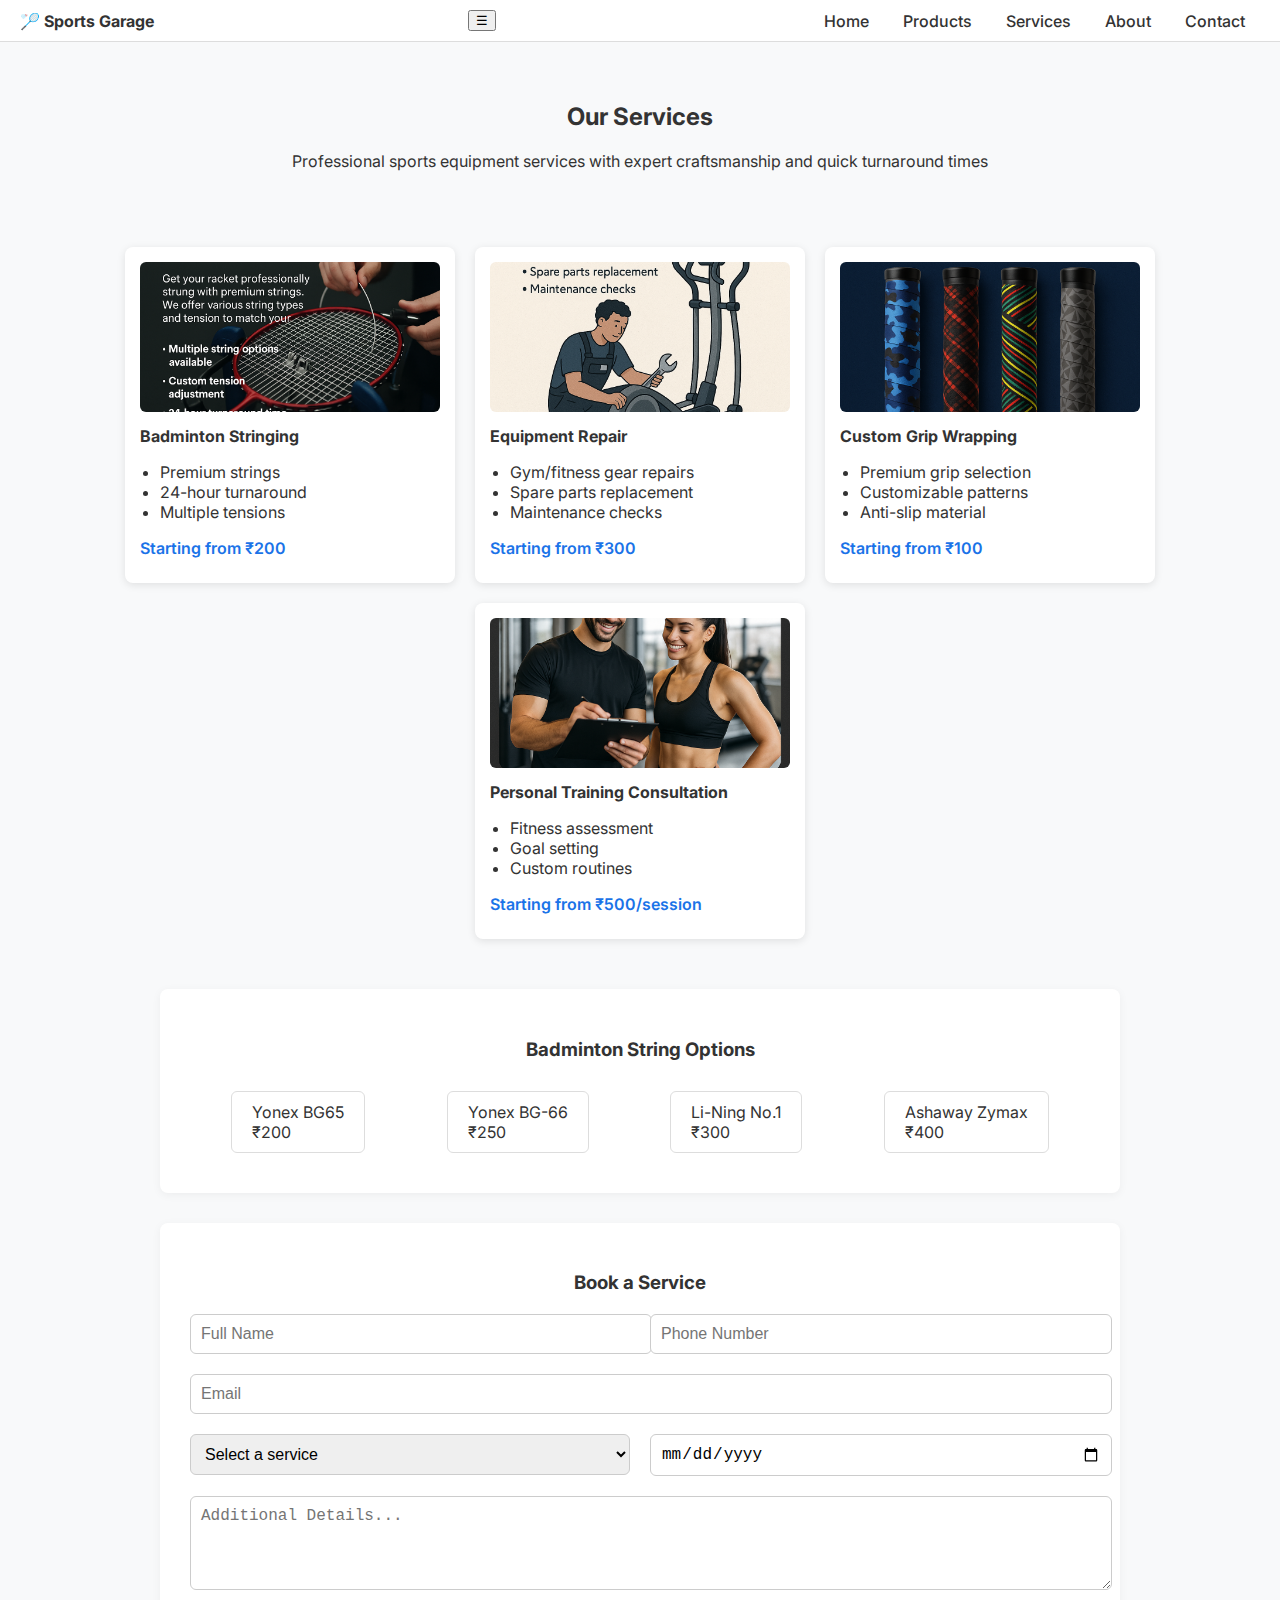
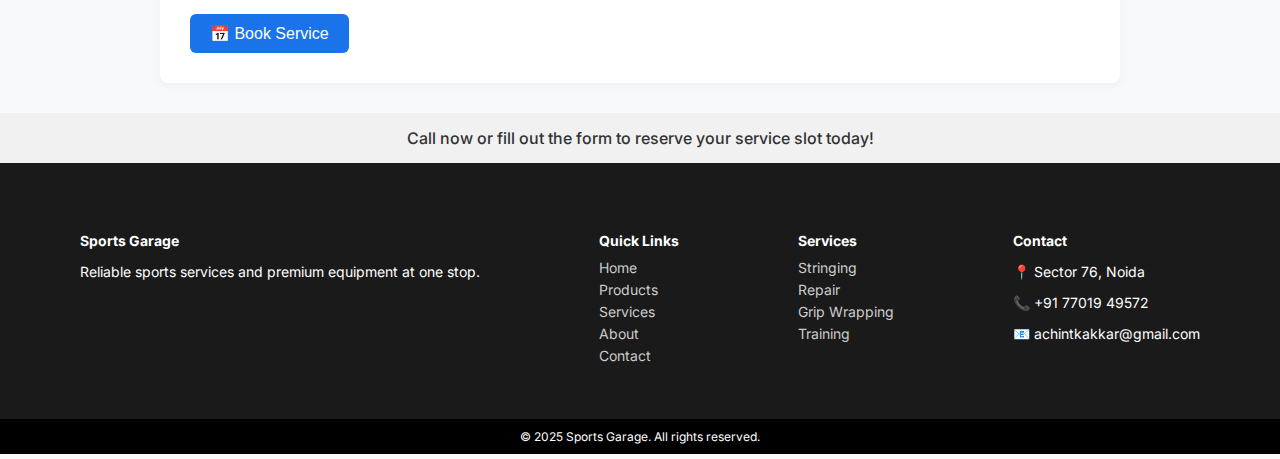
<file: services.html>
<!DOCTYPE html>
<html lang="en">
<head>
  <meta charset="UTF-8" />
  <meta name="viewport" content="width=device-width, initial-scale=1" />
  <title>Our Services - Sports Garage</title>
  <link href="https://fonts.googleapis.com/css2?family=Inter:wght@400;600&display=swap" rel="stylesheet" />
  <style>
    body {
      font-family: 'Inter', sans-serif;
      margin: 0;
      background-color: #f8f9fa;
      color: #333;
    }

    header {
      background-color: #ffffff;
      border-bottom: 1px solid #ddd;
      padding: 10px 20px;
      display: flex;
      justify-content: space-between;
      align-items: center;
    }

    header nav a {
      margin: 0 15px;
      text-decoration: none;
      color: #333;
      font-weight: 500;
    }

    .hero {
      text-align: center;
      padding: 40px 20px;
    }

    .services {
      display: flex;
      flex-wrap: wrap;
      justify-content: center;
      gap: 20px;
      padding: 20px;
    }

    .service-card {
      background: #fff;
      border-radius: 8px;
      box-shadow: 0 2px 8px rgba(0, 0, 0, 0.1);
      width: 300px;
      padding: 15px;
      text-align: left;
    }

    .service-card img {
      width: 100%;
      border-radius: 6px;
      height: 150px;
      object-fit: cover;
    }

    .service-card h4 {
      margin: 10px 0 5px;
    }

    .service-card ul {
      padding-left: 20px;
    }

    .service-card .price {
      font-weight: 600;
      color: #1a73e8;
      margin: 10px 0;
    }

    .string-options,
    .book-form {
      background: #fff;
      margin: 30px auto;
      max-width: 900px;
      padding: 30px;
      border-radius: 8px;
      box-shadow: 0 2px 10px rgba(0, 0, 0, 0.05);
    }

    .string-options h3,
    .book-form h3 {
      margin-bottom: 20px;
      text-align: center;
    }

    .string-options .options {
      display: flex;
      flex-wrap: wrap;
      justify-content: space-around;
    }

    .string-options .options div {
      border: 1px solid #ddd;
      padding: 10px 20px;
      border-radius: 6px;
      margin: 10px;
    }

    form {
      display: flex;
      flex-wrap: wrap;
      gap: 20px;
    }

    input,
    select,
    textarea {
      padding: 10px;
      width: 100%;
      border: 1px solid #ccc;
      border-radius: 6px;
      font-size: 16px;
    }

    .form-group {
      flex: 1 1 45%;
    }

    .form-group.full {
      flex: 1 1 100%;
    }

    button[type='submit'] {
      background: #1a73e8;
      color: #fff;
      border: none;
      padding: 10px 20px;
      border-radius: 6px;
      cursor: pointer;
      font-size: 16px;
    }

    .info-strip {
      text-align: center;
      margin-top: 30px;
      padding: 15px;
      background: #f1f1f1;
      font-weight: 500;
    }

    footer {
      background: #1a1a1a;
      color: #fff;
      padding: 40px 20px;
      display: flex;
      justify-content: space-around;
      flex-wrap: wrap;
      font-size: 14px;
    }

    footer div {
      margin: 10px;
    }

    footer h4 {
      margin-bottom: 10px;
    }

    footer a {
      color: #ccc;
      text-decoration: none;
      display: block;
      margin: 5px 0;
    }

    footer .social a {
      display: inline-block;
      margin-right: 10px;
    }

    .copyright {
      background: #000;
      color: #fff;
      text-align: center;
      padding: 10px;
      font-size: 12px;
    }
  </style>
  <style>
  /* Mobile Styles */
  @media (max-width: 768px) {
    header {
      flex-direction: column;
      align-items: flex-start;
    }

    header .menu-toggle {
      display: block;
      background: none;
      border: none;
      font-size: 24px;
      cursor: pointer;
      margin-left: auto;
    }

    header nav {
      display: none;
      flex-direction: column;
      width: 100%;
    }

    header nav a {
      padding: 10px 0;
      border-top: 1px solid #ddd;
      margin: 0;
      width: 100%;
    }

    header nav.active {
      display: flex;
    }

    .services {
      flex-direction: column;
      align-items: center;
    }

    .form-group {
      flex: 1 1 100%;
    }

    .string-options .options {
      flex-direction: column;
      align-items: center;
    }

    footer {
      flex-direction: column;
      align-items: center;
    }

    footer div {
      text-align: center;
    }
  }
</style>

</head>

<body>
  <header>
  <div><strong>🏸 Sports Garage</strong></div>
  <button class="menu-toggle" onclick="toggleMenu()">☰</button>
  <nav id="mainNav">
    <a href="index.html">Home</a>
    <a href="products.html">Products</a>
    <a href="services.html">Services</a>
    <a href="about.html">About</a>
    <a href="contact.html">Contact</a>
  </nav>
</header>


  <section class="hero">
    <h2>Our Services</h2>
    <p>Professional sports equipment services with expert craftsmanship and quick turnaround times</p>
  </section>

  <section class="services">
    <div class="service-card">
      <img src="strings.png" alt="Badminton Stringing" />
      <h4>Badminton Stringing</h4>
      <ul>
        <li>Premium strings</li>
        <li>24-hour turnaround</li>
        <li>Multiple tensions</li>
      </ul>
      <p class="price">Starting from ₹200</p>
    </div>

    <div class="service-card">
      <img src="repair.png" alt="Equipment Repair" />
      <h4>Equipment Repair</h4>
      <ul>
        <li>Gym/fitness gear repairs</li>
        <li>Spare parts replacement</li>
        <li>Maintenance checks</li>
      </ul>
      <p class="price">Starting from ₹300</p>
    </div>

    <div class="service-card">
      <img src="custom.png" alt="Custom Grip Wrapping" />
      <h4>Custom Grip Wrapping</h4>
      <ul>
        <li>Premium grip selection</li>
        <li>Customizable patterns</li>
        <li>Anti-slip material</li>
      </ul>
      <p class="price">Starting from ₹100</p>
    </div>

    <div class="service-card">
      <img src="training.png" alt="Personal Training" />
      <h4>Personal Training Consultation</h4>
      <ul>
        <li>Fitness assessment</li>
        <li>Goal setting</li>
        <li>Custom routines</li>
      </ul>
      <p class="price">Starting from ₹500/session</p>
    </div>
  </section>

  <section class="string-options">
    <h3>Badminton String Options</h3>
    <div class="options">
      <div>Yonex BG65<br />₹200</div>
      <div>Yonex BG-66<br />₹250</div>
      <div>Li-Ning No.1<br />₹300</div>
      <div>Ashaway Zymax<br />₹400</div>
    </div>
  </section>

  <section class="book-form">
    <h3>Book a Service</h3>
    <form action="https://formspree.io/f/xjkrqqkv" method="POST">
      <div class="form-group">
        <input type="text" name="name" placeholder="Full Name" required />
      </div>
      <div class="form-group">
        <input type="tel" name="phone" placeholder="Phone Number" required />
      </div>
      <div class="form-group full">
        <input type="email" name="email" placeholder="Email" required />
      </div>
      <div class="form-group">
        <select name="service" required>
          <option value="">Select a service</option>
          <option>Badminton Stringing</option>
          <option>Equipment Repair</option>
          <option>Grip Wrapping</option>
          <option>Training Consultation</option>
        </select>
      </div>
      <div class="form-group">
        <input type="date" name="date" required />
      </div>
      <div class="form-group full">
        <textarea name="details" rows="4" placeholder="Additional Details..."></textarea>
      </div>
      <div class="form-group full">
        <button type="submit">📅 Book Service</button>
      </div>
    </form>
  </section>

  <div class="info-strip">
    Call now or fill out the form to reserve your service slot today!
  </div>

  <footer>
    <div>
      <h4>Sports Garage</h4>
      <p>Reliable sports services and premium equipment at one stop.</p>
    </div>
    <div>
      <h4>Quick Links</h4>
      <a href="index.html">Home</a>
      <a href="products.html">Products</a>
      <a href="services.html">Services</a>
      <a href="about.html">About</a>
      <a href="contact.html">Contact</a>
    </div>
    <div>
      <h4>Services</h4>
      <a href="#">Stringing</a>
      <a href="#">Repair</a>
      <a href="#">Grip Wrapping</a>
      <a href="#">Training</a>
    </div>
    <div>
      <h4>Contact</h4>
      <p>📍 Sector 76, Noida</p>
      <p>📞 +91 77019 49572</p>
      <p>📧 achintkakkar@gmail.com</p>
    </div>
  </footer>

  <div class="copyright">
    © 2025 Sports Garage. All rights reserved.
  </div>
  <script>
  function toggleMenu() {
    document.getElementById('mainNav').classList.toggle('active');
  }
</script>

</body>
</html>
</file>
